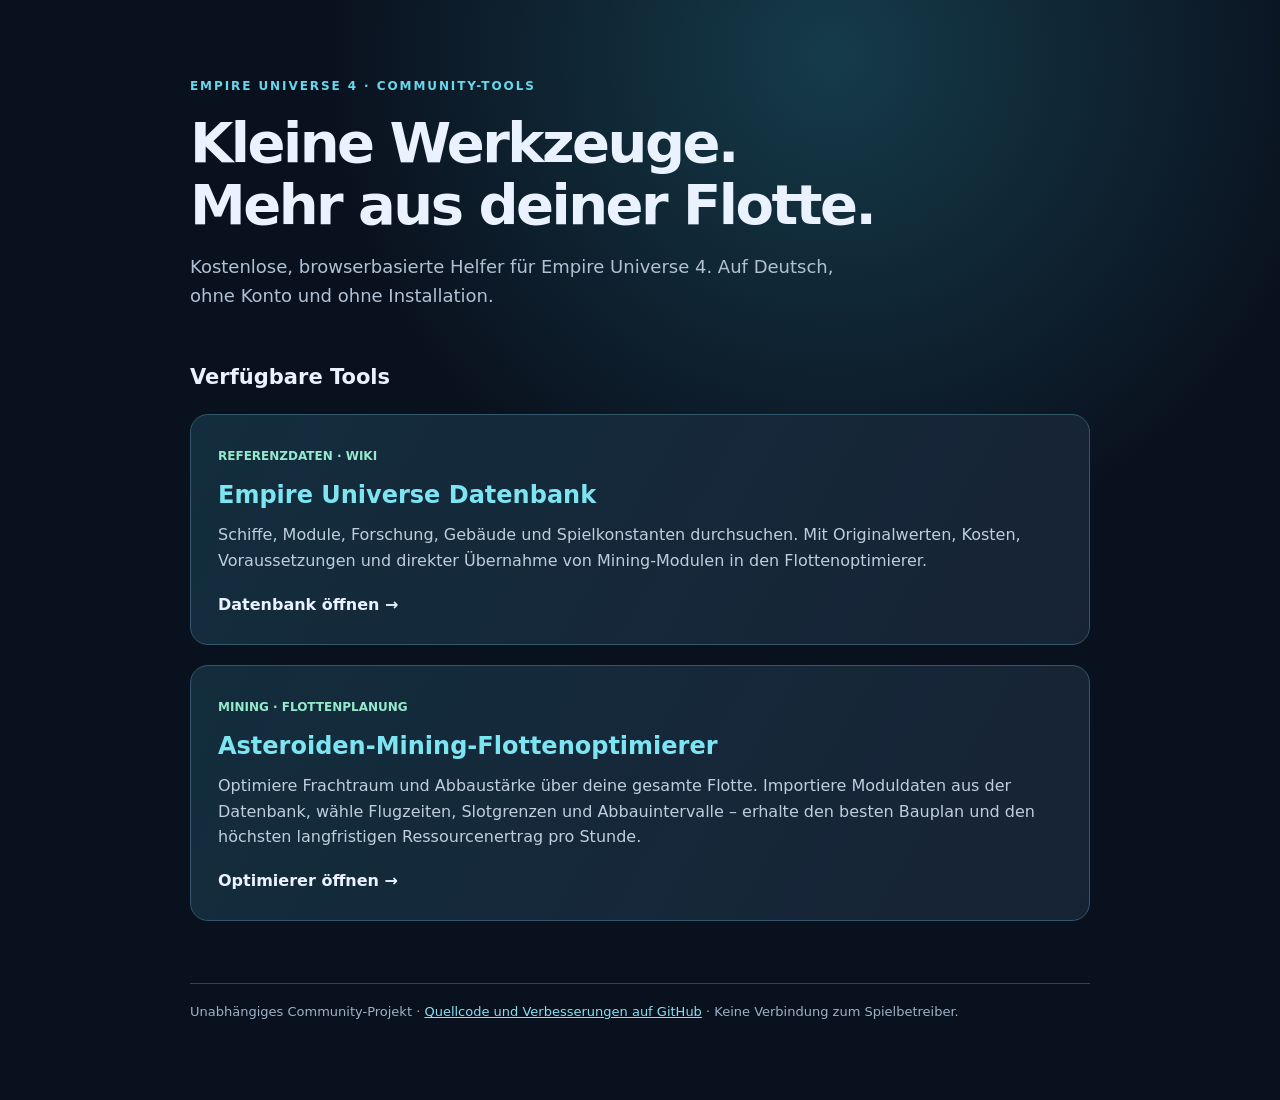
<file: index.html>
<!doctype html>
<html lang="de">
<head>
  <meta charset="utf-8">
  <meta name="viewport" content="width=device-width, initial-scale=1">
  <meta name="color-scheme" content="dark">
  <meta name="description" content="Kostenlose Helfer für Empire Universe 4: Optimiere Mining-Flotten, Module und Ressourcen pro Stunde.">
  <meta property="og:type" content="website">
  <meta property="og:locale" content="de_DE">
  <meta property="og:title" content="Empire Universe Tools">
  <meta property="og:description" content="Kostenlose Community-Helfer für Empire Universe 4. Asteroiden-Mining-Flottenoptimierer und durchsuchbare Spieldatenbank.">
  <meta property="og:url" content="https://kejith.github.io/empire-universe-tools/">
  <link rel="canonical" href="https://kejith.github.io/empire-universe-tools/">
  <title>Empire Universe Tools – Kostenlose Community-Helfer</title>
  <style>
    :root{color-scheme:dark}
    *{box-sizing:border-box}
    body{margin:0;min-height:100vh;background:radial-gradient(circle at 65% 5%,#153b4a 0,transparent 38%),#0a111e;color:#eaf2ff;font:16px/1.6 system-ui,-apple-system,Segoe UI,sans-serif}
    main{max-width:940px;margin:0 auto;padding:clamp(30px,6vw,80px) 20px}
    .eyebrow{font-size:12px;letter-spacing:.16em;color:#66d8eb;font-weight:800}
    h1{font-size:clamp(35px,6vw,56px);line-height:1.1;letter-spacing:-.045em;margin:16px 0}
    .lead{max-width:670px;color:#b0c1d5;font-size:18px}
    h2{font-size:21px;margin-top:50px}
    .card{display:block;text-decoration:none;color:inherit;border:1px solid #33576b;border-radius:18px;padding:27px;margin-top:20px;background:linear-gradient(120deg,#132d3d,#172335);transition:border-color .2s,transform .2s}
    .card:hover{border-color:#60d5e5;transform:translateY(-2px)}
    .card h3{font-size:24px;margin:8px 0;color:#7de5f2}
    .card p{margin:0 0 18px;color:#bfcede}
    .tag{font-size:12px;color:#95eacb;font-weight:750}
    .open{font-weight:700}
    footer{margin-top:62px;padding-top:18px;border-top:1px solid #2d4255;font-size:13px;color:#9eb1c7}
    a{color:#86e1f1}a:focus-visible{outline:2px solid #86e1f1;outline-offset:5px}
    @media(prefers-reduced-motion:reduce){.card{transition:none}}
  </style>
</head>
<body>
  <main>
    <div class="eyebrow">EMPIRE UNIVERSE 4 · COMMUNITY-TOOLS</div>
    <h1>Kleine Werkzeuge.<br>Mehr aus deiner Flotte.</h1>
    <p class="lead">Kostenlose, browserbasierte Helfer für Empire Universe 4. Auf Deutsch, ohne Konto und ohne Installation.</p>
    <h2>Verfügbare Tools</h2>
    <a class="card" href="./datenbank/"><span class="tag">REFERENZDATEN · WIKI</span><h3>Empire Universe Datenbank</h3><p>Schiffe, Module, Forschung, Gebäude und Spielkonstanten durchsuchen. Mit Originalwerten, Kosten, Voraussetzungen und direkter Übernahme von Mining-Modulen in den Flottenoptimierer.</p><span class="open">Datenbank öffnen →</span></a>
    <a class="card" href="./asteroiden-mining-flottenoptimierer/">
      <span class="tag">MINING · FLOTTENPLANUNG</span>
      <h3>Asteroiden-Mining-Flottenoptimierer</h3>
      <p>Optimiere Frachtraum und Abbaustärke über deine gesamte Flotte. Importiere Moduldaten aus der Datenbank, wähle Flugzeiten, Slotgrenzen und Abbauintervalle – erhalte den besten Bauplan und den höchsten langfristigen Ressourcenertrag pro Stunde.</p>
      <span class="open">Optimierer öffnen →</span>
    </a>
    <footer>Unabhängiges Community-Projekt · <a href="https://github.com/kejith/empire-universe-tools">Quellcode und Verbesserungen auf GitHub</a> · Keine Verbindung zum Spielbetreiber.</footer>
  </main>
</body>
</html>
</file>
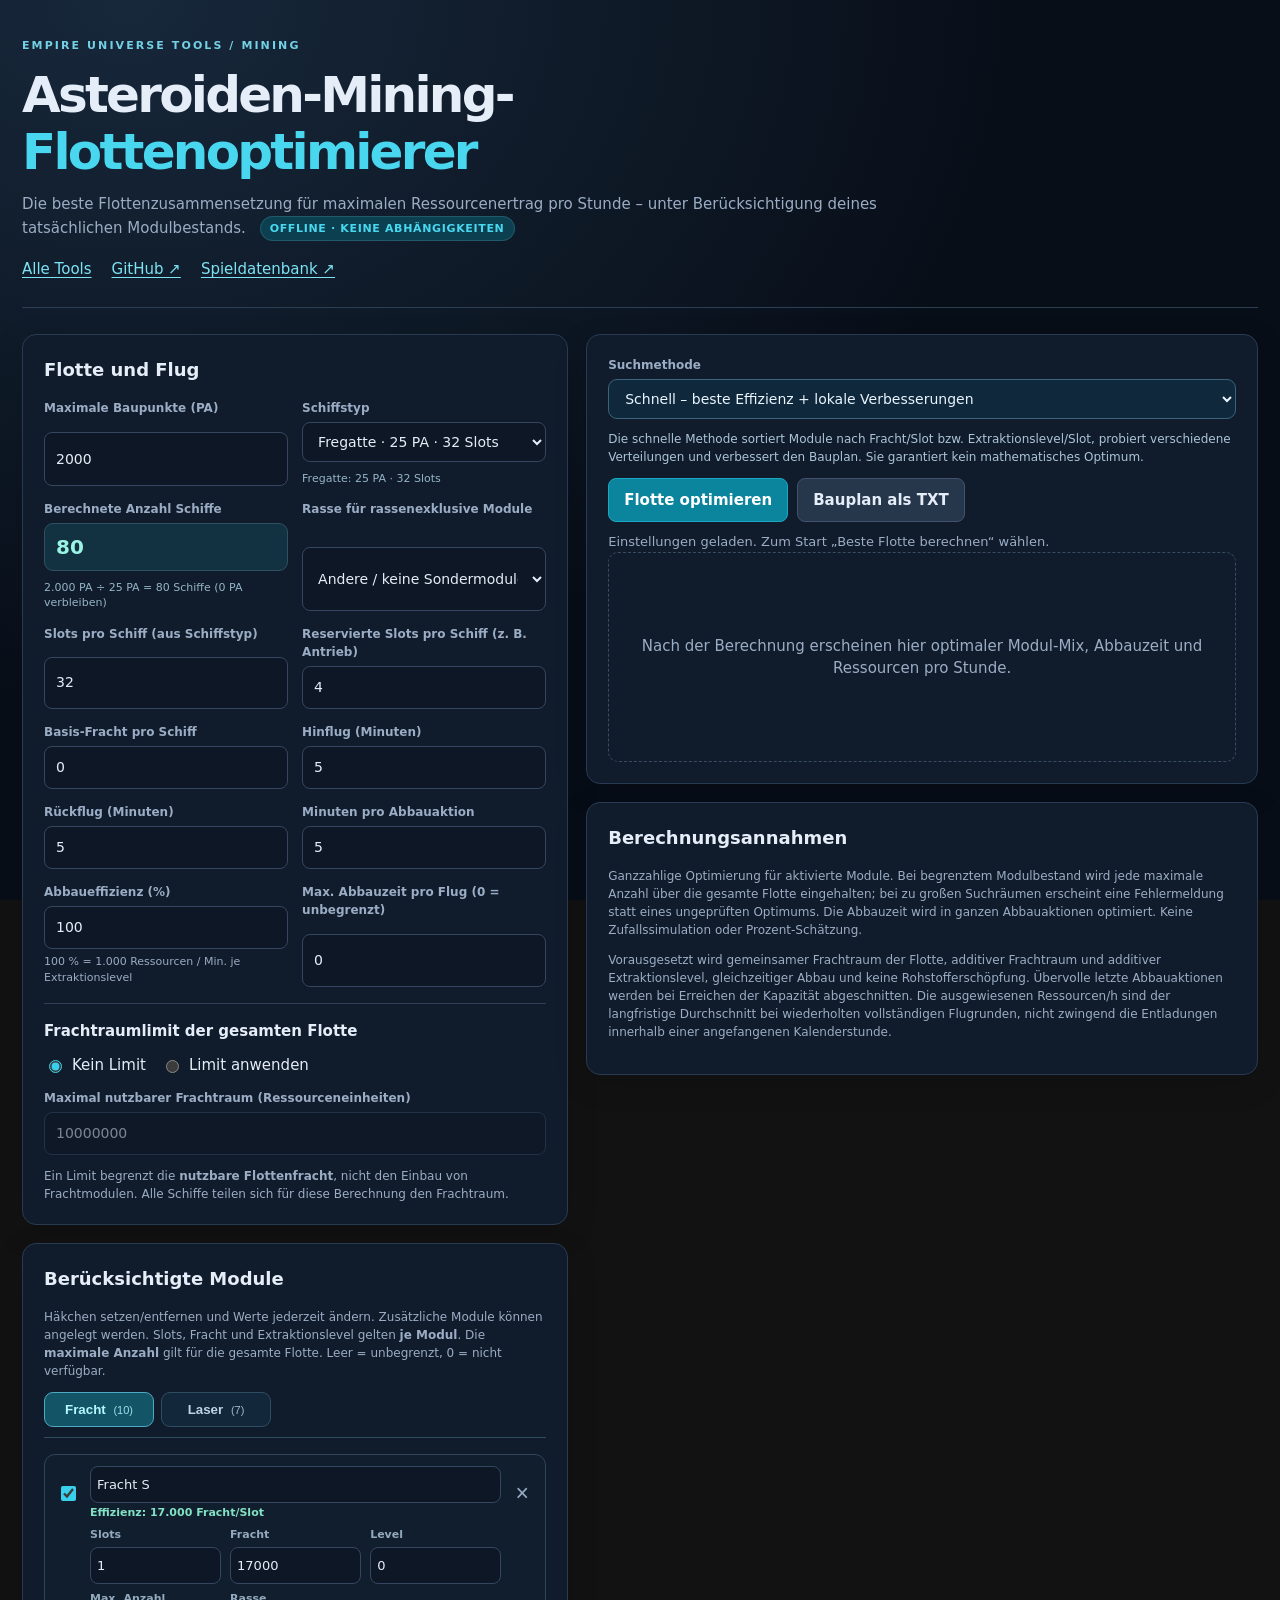
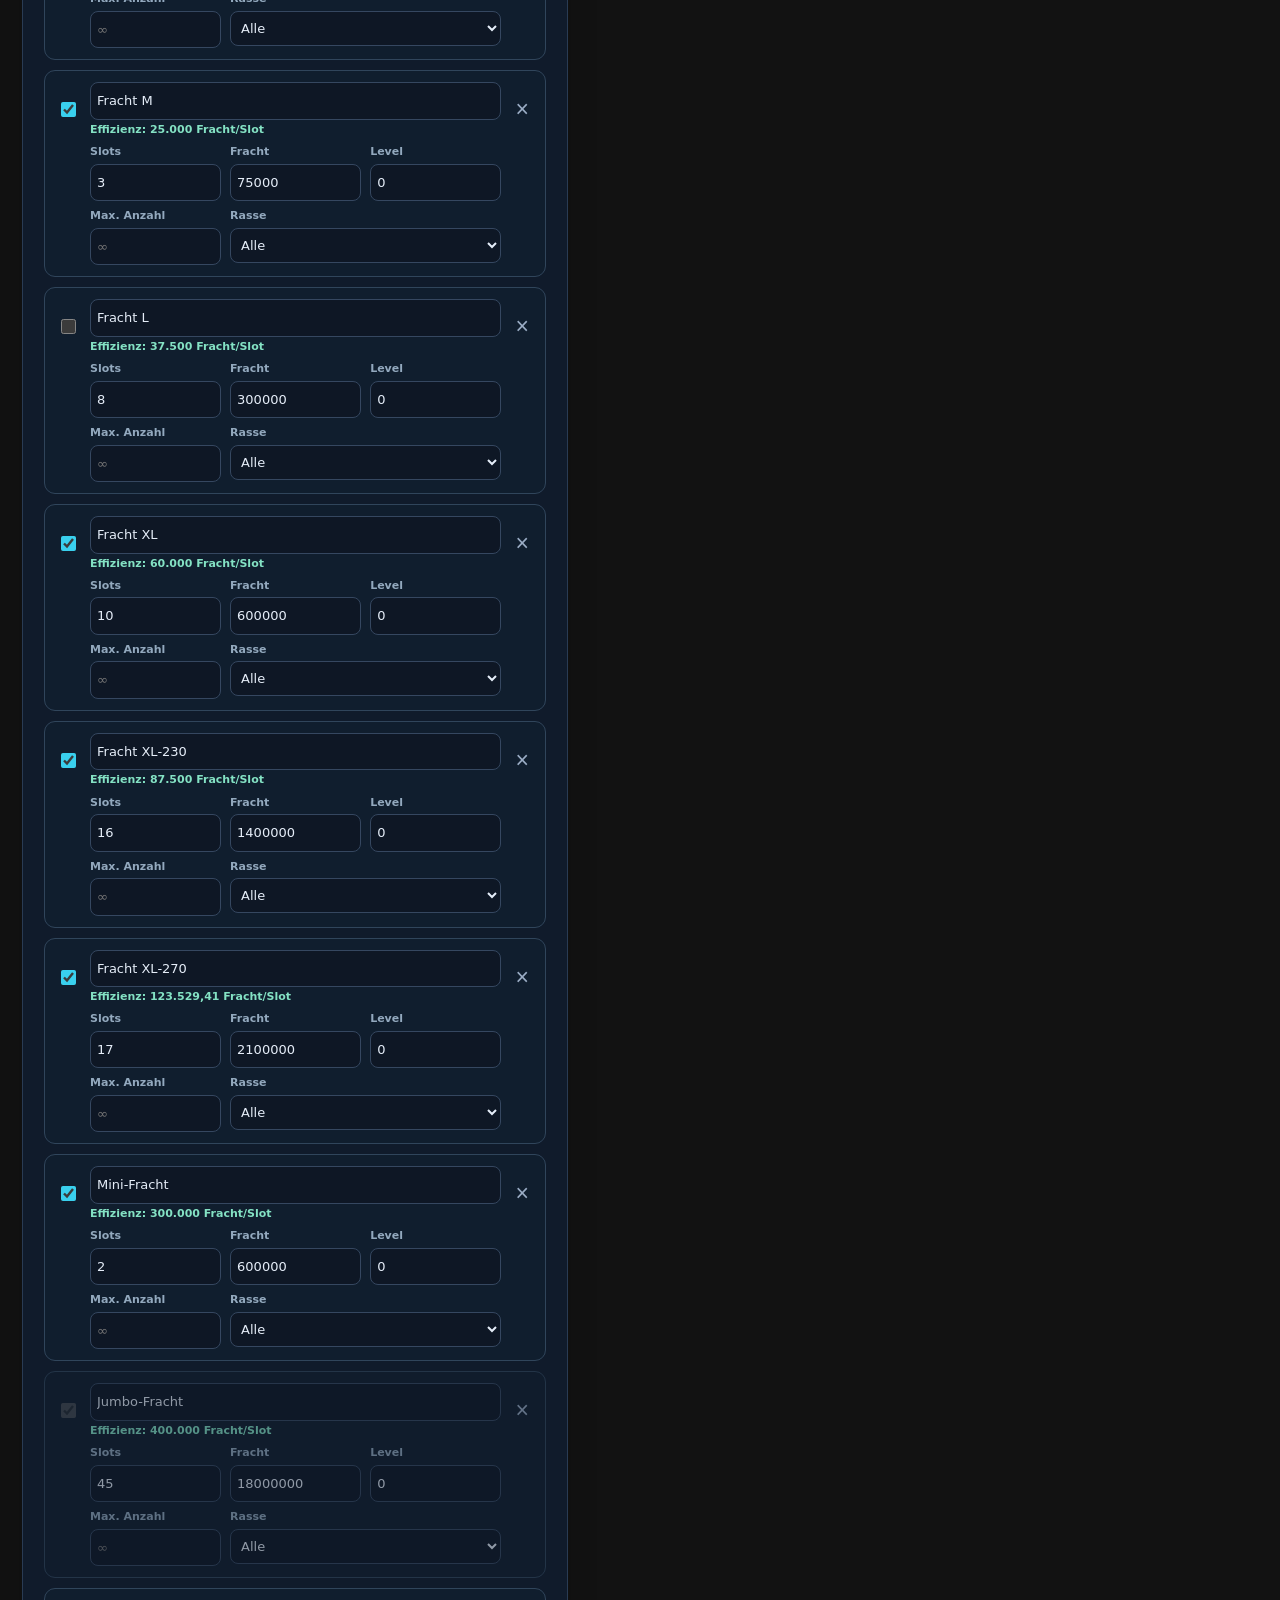
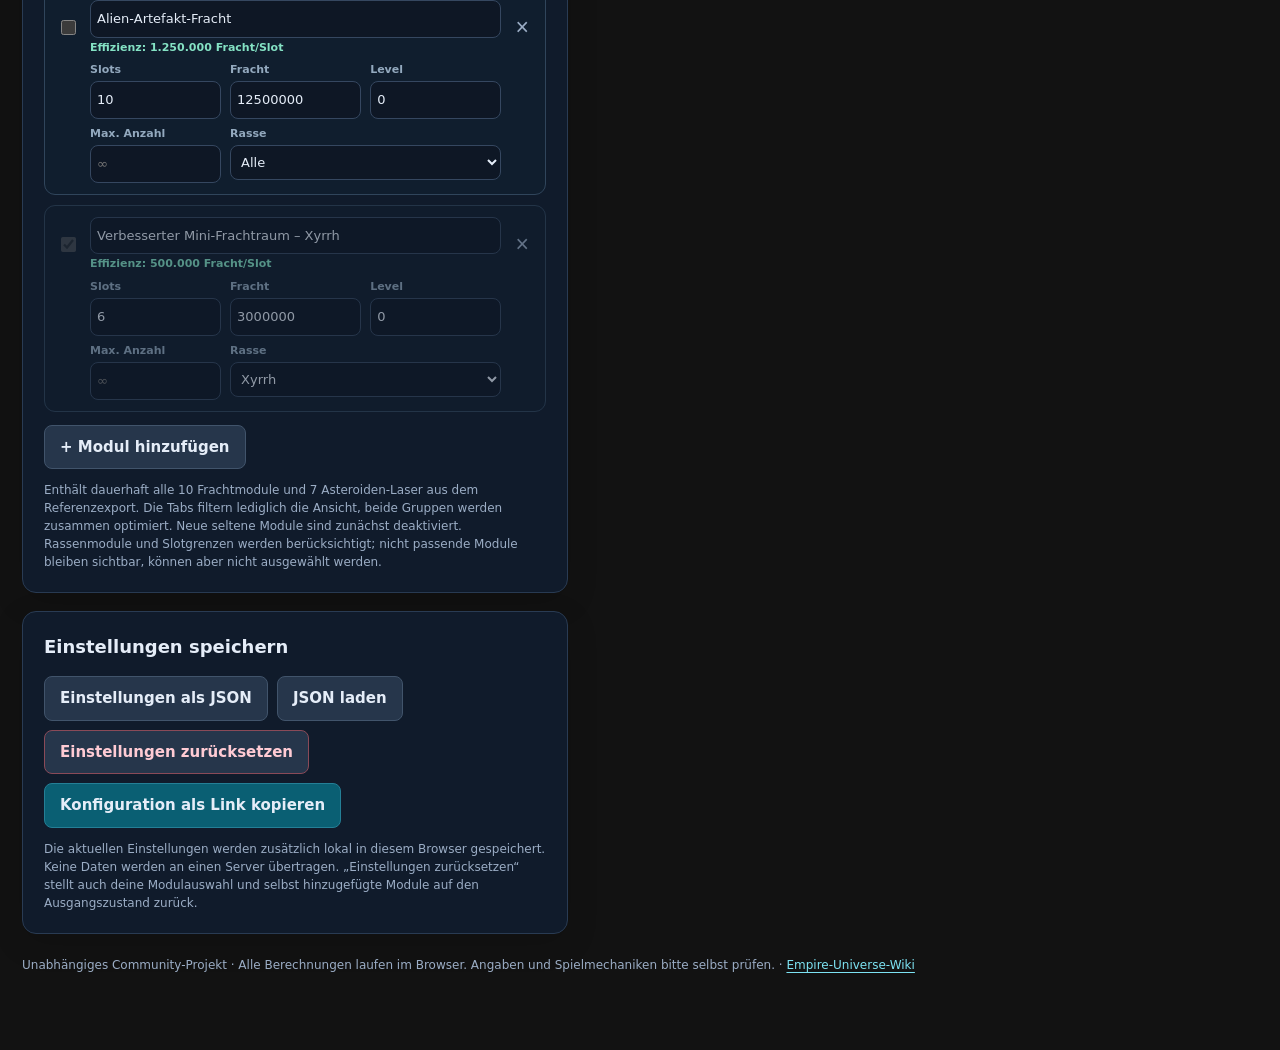
<file: asteroiden-mining-flottenoptimierer/index.html>
<!doctype html>
<html lang="de">
<head>
  <meta charset="utf-8">
  <meta name="viewport" content="width=device-width,initial-scale=1">
  <meta name="color-scheme" content="dark">
  <title>Asteroiden-Mining-Flottenoptimierer | Empire Universe Tools</title>
  <meta name="description" content="Berechne die beste Asteroiden-Mining-Flotte für Empire Universe 4 mit Frachtmodulen, Abbau-Effizienz und maximalen Modulstückzahlen. Kostenlos und auf Deutsch.">
  <meta property="og:type" content="website"><meta property="og:locale" content="de_DE">
  <meta property="og:title" content="Asteroiden-Mining-Flottenoptimierer">
  <meta property="og:description" content="Optimiere Asteroidenabbau, Fracht und Flugzeiten mit begrenztem Modulbestand und teile deine Konfiguration.">
  <link rel="canonical" href="https://kejith.github.io/empire-universe-tools/asteroiden-mining-flottenoptimierer/">
  <style>
    :root{--bg:#0b101b;--panel:#141c2b;--panel2:#1b2637;--line:#2a394d;--text:#e5edf8;--muted:#9badc5;--cyan:#39d0ee;--green:#56ddb0;--danger:#ff8b95;--radius:14px}
    *{box-sizing:border-box}body{margin:0;background:radial-gradient(ellipse at 10% 0%,#17283b 0%,var(--bg) 55%) fixed;color:var(--text);font:15px/1.5 system-ui,-apple-system,Segoe UI,Roboto,sans-serif}
    .wrap{max-width:1220px;margin:0 auto;padding:28px 22px 64px}header{margin-bottom:24px}h1{margin:0;font-size:clamp(25px,4vw,36px);line-height:1.15;letter-spacing:-.5px}h1 span{color:var(--cyan)}header p{margin:10px 0 0;color:var(--muted)}h2{font-size:18px;margin:0 0 16px}h3{font-size:15px;margin:0 0 12px}
    .pill{font-size:11px;font-weight:750;letter-spacing:.06em;color:var(--cyan);background:#0c4050;border:1px solid #215b6b;padding:5px 9px;border-radius:99px;vertical-align:middle;margin-left:9px}
    .columns{display:grid;grid-template-columns:minmax(330px,1fr) minmax(450px,1.23fr);gap:18px;align-items:start}.stack{display:grid;gap:18px}
    .panel{background:var(--panel);border:1px solid var(--line);border-radius:var(--radius);padding:21px;box-shadow:0 8px 25px #0002;min-width:0}
    .grid{display:grid;grid-template-columns:repeat(2,minmax(0,1fr));gap:14px}.field{display:grid;gap:5px;min-width:0}.field label{color:var(--muted);font-size:12px;font-weight:650}.field small{font-size:11px;color:var(--muted)}
    input[type=number],input[type=text],select{width:100%;min-width:0;background:#0e1725;color:var(--text);border:1px solid #354760;border-radius:8px;padding:10px 11px;font:inherit;font-size:14px;outline:none}
    input:focus,select:focus,button:focus-visible{outline:2px solid var(--cyan);outline-offset:2px}input[type=checkbox],input[type=radio]{accent-color:#39d0ee}
    input:disabled{opacity:.5}.radio-row{display:flex;flex-wrap:wrap;gap:15px;align-items:center;margin:2px 0 12px}.radio-row label{cursor:pointer;display:flex;gap:7px;align-items:center}
    .actions{display:flex;gap:9px;flex-wrap:wrap}.btn{background:#26364b;color:var(--text);border:1px solid #41546b;border-radius:8px;padding:10px 15px;cursor:pointer;font:inherit;font-weight:650}.btn:hover{background:#324761}.primary{background:#0b849e;border-color:#1ca8c5;color:#fff}.primary:hover{background:#0c9ebb}.danger{color:var(--danger)}
    .module-table,.summary-table{width:100%;border-collapse:collapse}.module-table th,.summary-table th{font-size:11px;color:var(--muted);text-align:left;font-weight:700;border-bottom:1px solid var(--line);padding:0 6px 10px}.module-table td,.summary-table td{padding:8px 5px;border-bottom:1px solid #263347;vertical-align:middle}.module-table td:first-child,.module-table th:first-child{padding-left:0}.module-table td:last-child{text-align:right}
    .module-table input[type=number]{padding:8px 5px;width:100%;min-width:58px;font-size:12px}.module-table input[type=text]{padding:8px 6px;font-size:12px;min-width:104px}.module-table th:nth-child(1){width:24px}.module-table th:nth-child(2){width:33%}.module-table th:nth-child(3){width:13%}.module-table th:nth-child(4){width:23%}.module-table th:nth-child(5){width:12%}.module-table th:nth-child(6){width:120px}.module-table th:nth-child(7){width:30px}
    .scroller{overflow-x:auto}.module-table{min-width:710px}.module-table select{padding:8px 6px;font-size:12px;width:100%;min-width:90px}.module-incompatible{opacity:.55}.icon-btn{background:none;border:0;color:var(--muted);cursor:pointer;font-size:19px;padding:2px 5px}.icon-btn:hover{color:var(--danger)}
    .help{font-size:12px;color:var(--muted);margin:12px 0 0}.status{font-size:13px;color:var(--muted);min-height:20px;margin-top:10px}.status.error{color:var(--danger)}
    .metrics{display:grid;grid-template-columns:repeat(2,minmax(0,1fr));gap:11px}.metric{background:var(--panel2);padding:15px;border:1px solid #344359;border-radius:11px}.metric .label{font-size:12px;color:var(--muted);margin-bottom:5px}.metric .value{font-size:clamp(19px,2.4vw,26px);font-weight:750;font-variant-numeric:tabular-nums;line-height:1.2}.metric.feature .value{color:var(--green)}
    .empty{min-height:210px;display:grid;place-items:center;text-align:center;color:var(--muted);padding:20px;border:1px dashed #3a4c61;border-radius:10px}.hidden{display:none!important}
    .composition{display:grid;gap:12px}.ship{background:#111b29;border:1px solid #304259;border-radius:11px;padding:14px}.ship-head{display:flex;align-items:center;justify-content:space-between;gap:15px;margin-bottom:7px}.ship-head strong{font-size:15px}.ship-details{font-size:12px;color:var(--muted)}.tagline{display:flex;flex-wrap:wrap;gap:6px;margin-top:10px}.tag{border-radius:6px;border:1px solid #365166;background:#172b3a;padding:3px 7px;font-size:12px}
    .summary-table{font-size:13px}.summary-table td:last-child,.summary-table th:last-child{text-align:right;font-variant-numeric:tabular-nums}.summary-table td:nth-child(2),.summary-table th:nth-child(2){text-align:right}.em{color:var(--cyan);font-weight:750}.divider{border:0;border-top:1px solid var(--line);margin:16px 0}.smallprint{color:var(--muted);font-size:12px}.totals{display:flex;flex-wrap:wrap;gap:10px}.total{padding:6px 9px;background:#1b293b;border-radius:7px;font-size:12px}
    .progress{height:14px;display:flex;overflow:hidden;gap:2px;border-radius:5px;background:#17202d;margin:12px 0}.progress > span:nth-child(1),.progress > span:nth-child(3){background:#65778d}.progress > span:nth-child(2){background:#0ca486}
    .footer{margin-top:22px;color:var(--muted);font-size:12px}.hint{color:var(--muted);font-size:12px}
    @media(max-width:950px){.columns{grid-template-columns:1fr}}@media(max-width:520px){.wrap{padding:16px 12px 40px}.panel{padding:15px}.grid{gap:9px}.metrics{gap:8px}.metric{padding:11px}.pill{display:inline-block;margin:8px 0 0}.ship-head{align-items:start}}
  
/* Verbessertes UI */
:root{--bg:#080e18;--panel:#101b2b;--panel2:#172438;--line:#304059;--cyan:#49d7f0;--green:#67e0ba}
.wrap{max-width:1320px;padding-top:38px}
header{border-bottom:1px solid #2c3e54;padding-bottom:26px;margin-bottom:26px}
.produktkennung{font-size:11px;font-weight:800;color:#74d0e5;letter-spacing:.19em;margin-bottom:12px}
header h1{max-width:900px;font-size:clamp(30px,4.4vw,50px);letter-spacing:-.055em}
header p{max-width:860px;line-height:1.65;font-size:15px}
.navigation{display:flex;gap:20px;flex-wrap:wrap;margin-top:17px}
a{color:#7de3f3;text-decoration-thickness:1px;text-underline-offset:3px}
.panel{box-shadow:0 9px 32px #0002;border-color:#293b53}
.metric.feature{background:linear-gradient(145deg,#14392e,#162838);border-color:#2e7967}
.metric.feature .value{font-size:clamp(23px,2.8vw,31px)}
.composition .ship{border-left:3px solid #40aeca}
.share{background:#0a5f73;border-color:#247f96}
  .btn-reset{border-color:#8a4a58;color:#ffcbd4}
  .btn-reset:hover{background:#46212b;border-color:#da7287}
#shareStatus:empty{display:none}
#calculationProgress{display:block;width:100%;height:9px;margin:8px 0 14px;accent-color:#4ed5db}
#calculationProgress[hidden]{display:none}
#totalModules{display:flex;gap:6px;flex-wrap:wrap}
.erklaerung{margin-top:18px;padding:18px;background:#0d2330;border:1px solid #28586a;border-radius:10px}
.erklaerung h2{margin-bottom:12px}
.warum-inhalt{display:grid;grid-template-columns:repeat(auto-fit,minmax(195px,1fr));gap:13px}
.begruendung{background:#142c3c;border:1px solid #2d4e60;border-radius:9px;padding:13px}
.begruendung strong{display:block;color:#a6effa;margin-bottom:5px;font-size:13px}
.begruendung p{margin:0;font-size:12px;color:#c6d7e4;line-height:1.6}
.vergleichsbalken{width:100px;height:9px;border-radius:5px;background:#213245;overflow:hidden}
.vergleichsbalken span{height:100%;display:block;background:linear-gradient(90deg,#0f90a8,#61dfba);border-radius:5px}
#alternatives td:last-child,#alternatives th:last-child{text-align:left}
[hidden]{display:none!important}
/* Modulfelder als Karten statt horizontal scrollender Tabelle. */
.scroller:has(.module-table){overflow:visible}
.module-table{display:block;min-width:0!important;width:100%;border:0}
.module-table thead{display:none}
.module-table tbody{display:grid;gap:10px}
.module-table tr{display:grid;grid-template-columns:25px repeat(3,minmax(0,1fr)) 24px;column-gap:9px;row-gap:7px;border:1px solid #30455b;border-radius:11px;padding:11px;background:#101e2e;min-width:0}
.module-table td{display:flex;flex-direction:column;gap:3px;min-width:0;width:auto;padding:0!important;border:0!important;text-align:left!important}
.module-table td::before{content:attr(data-label);display:block;color:#93a9be;font-size:11px;font-weight:650;min-height:16px}
.module-table td:first-child{grid-column:1;grid-row:1;justify-content:center;align-items:center}
.module-table td:first-child::before,.module-table td:nth-child(2)::before,.module-table td:last-child::before{display:none}
.module-table td:nth-child(2){grid-column:2/5;grid-row:1;justify-content:center}
.module-table td:nth-child(3){grid-column:2;grid-row:2}
.module-table td:nth-child(4){grid-column:3;grid-row:2}
.module-table td:nth-child(5){grid-column:4;grid-row:2}
.module-table td:nth-child(6){grid-column:2;grid-row:3}
.module-table td:nth-child(7){grid-column:3/5;grid-row:3}
.module-table td:nth-child(8){grid-column:5;grid-row:1;justify-content:center}
.module-table input[type=number],.module-table input[type=text],.module-table select{min-width:0!important;width:100%;max-width:100%;font-size:13px;padding:8px 6px}
.module-table input[type=checkbox]{width:15px;height:15px;margin:0}
.module-table .icon-btn{padding:0;font-size:23px;line-height:1;min-width:24px}
.module-table .module-incompatible{opacity:.6}
@media(max-width:490px){.module-table tr{column-gap:6px;padding:9px}.module-table input[type=number],.module-table input[type=text],.module-table select{font-size:12px;padding:8px 4px}}

  
/* PA-basierte Flottengröße und zweigeteilte Modulauswahl */
.searchmode-field{margin:0 0 12px}.searchmode-field select{max-width:100%;width:100%;background:#10283b;color:#e9f5ff;border:1px solid #3b637b;border-radius:9px;padding:10px 12px}
.searchmode-field small{display:block;margin-top:6px;color:#abc5d8;font-size:12px;line-height:1.5}
.module-efficiency{display:block;font-size:11px;color:#84e2c4;margin-top:3px;font-weight:650;line-height:1.3}
.module-table td:nth-child(2){gap:0}

#ships{display:flex;align-items:center;justify-content:flex-start;min-height:41px;padding:8px 11px;border:1px solid #2e5062;border-radius:9px;background:#123241;color:#9af4e3;font-size:20px;font-weight:800;font-variant-numeric:tabular-nums}
#shipId{max-width:100%}
#shipInfo,#paInfo{display:block;line-height:1.4;margin-top:4px;color:#94b5c8;font-size:11px}
.module-tabs{display:flex;gap:7px;flex-wrap:wrap;margin:12px 0 16px;border-bottom:1px solid #2f4b61;padding-bottom:10px}
.module-tab{min-width:110px;padding:9px 16px;background:#12273a;border:1px solid #304e61;color:#bed4e4;border-radius:9px;cursor:pointer;font-weight:700;transition:background .15s,border-color .15s}
.module-tab.active{background:#145467;color:#b5f8ff;border-color:#4caac2}
.module-tab:hover{border-color:#69cbda}
.module-tab span{font-weight:500;font-size:11px;opacity:.85;margin-left:4px}
.module-tab:focus-visible{outline:2px solid #7be5f3;outline-offset:3px}
@media(max-width:480px){.module-tab{flex:1 1 125px}}
</style>
</head>
<body>
  <main class="wrap">
    <header>
      <h1>Empire Universe 4 <span>Flottenoptimierer</span></h1>
      <p>Maximaler langfristiger Ressourcen-Ertrag pro Stunde, mit diskreten Abbauzyklen und tatsächlich montierbaren Modulen. <span class="pill">OFFLINE · KEINE ABHÄNGIGKEITEN</span></p>
    </header>

    <div class="columns">
      <div class="stack">
        <section class="panel">
          <h2>Flotte und Flug</h2>
          <div class="grid">
            <div class="field"><label for="maxPa">Maximale Baupunkte (PA)</label><input id="maxPa" type="number" min="0" step="1" value="2000"></div>
            <div class="field"><label for="shipId">Schiffstyp</label><select id="shipId"></select><small id="shipInfo">Fregatte: 25 PA · 32 Slots</small></div>
            <div class="field"><label for="ships">Berechnete Anzahl Schiffe</label><output id="ships" aria-live="polite">80</output><small id="paInfo">2.000 PA ÷ 25 PA = 80 Schiffe (0 PA verbleiben)</small></div>
            <div class="field"><label for="race">Rasse für rassenexklusive Module</label><select id="race"><option value="other">Andere / keine Sondermodule</option><option value="nemoryx">Nemoryx</option><option value="xyrrh">Xyrrh</option></select></div>
            <div class="field"><label for="slots">Slots pro Schiff (aus Schiffstyp)</label><input id="slots" type="number" min="1" max="500" value="32" readonly></div>
            <div class="field"><label for="reserved">Reservierte Slots pro Schiff (z. B. Antrieb)</label><input id="reserved" type="number" min="0" step="1" value="4"></div>
            <div class="field"><label for="baseCargo">Basis-Fracht pro Schiff</label><input id="baseCargo" type="number" min="0" step="1" value="0"></div>
            <div class="field"><label for="outbound">Hinflug (Minuten)</label><input id="outbound" type="number" min="0" step="0.1" value="5"></div>
            <div class="field"><label for="inbound">Rückflug (Minuten)</label><input id="inbound" type="number" min="0" step="0.1" value="5"></div>
            
            <div class="field"><label for="interval">Minuten pro Abbauaktion</label><input id="interval" type="number" min="0.1" step="0.1" value="5"></div>
            <div class="field"><label for="efficiency">Abbaueffizienz (%)</label><input id="efficiency" type="number" min="0.01" max="1000" step="0.1" value="100"><small>100 % = 1.000 Ressourcen / Min. je Extraktionslevel</small></div>
            <div class="field"><label for="maxMining">Max. Abbauzeit pro Flug (0 = unbegrenzt)</label><input id="maxMining" type="number" min="0" step="any" value="0"></div>
          </div>
          <hr class="divider">
          <h3>Frachtraumlimit der gesamten Flotte</h3>
          <div class="radio-row">
            <label><input type="radio" name="limitMode" value="none" checked> Kein Limit</label>
            <label><input type="radio" name="limitMode" value="limit"> Limit anwenden</label>
          </div>
          <div class="field"><label for="cargoLimit">Maximal nutzbarer Frachtraum (Ressourceneinheiten)</label><input id="cargoLimit" type="number" min="1" step="1" value="10000000" disabled></div>
          <p class="help">Ein Limit begrenzt die <strong>nutzbare Flottenfracht</strong>, nicht den Einbau von Frachtmodulen. Alle Schiffe teilen sich für diese Berechnung den Frachtraum.</p>
        </section>

        <section class="panel">
          <h2>Berücksichtigte Module</h2>
          <p class="smallprint">Häkchen setzen/entfernen und Werte jederzeit ändern. Zusätzliche Module können angelegt werden. Slots, Fracht und Extraktionslevel gelten <strong>je Modul</strong>. Die <strong>maximale Anzahl</strong> gilt für die gesamte Flotte. Leer = unbegrenzt, 0 = nicht verfügbar.</p>
          <div class="module-tabs" role="tablist" aria-label="Modulgruppen">
            <button class="module-tab active" type="button" id="tabCargo" role="tab" aria-selected="true" aria-controls="moduleRows">Fracht <span id="countCargo"></span></button>
            <button class="module-tab" type="button" id="tabLaser" role="tab" aria-selected="false" aria-controls="moduleRows">Laser <span id="countLaser"></span></button>
          </div>
          <div class="scroller"><table class="module-table">
            <thead><tr><th title="Berücksichtigen">An</th><th>Name</th><th>Slots</th><th>Fracht</th><th>Level</th><th>Max. Anzahl</th><th>Rasse</th><th></th></tr></thead>
            <tbody id="moduleRows"></tbody>
          </table></div>
          <div class="actions" style="margin-top:13px">
            <button class="btn" type="button" id="addModule">+ Modul hinzufügen</button>
          </div>
          <p class="help">Enthält dauerhaft alle 10 Frachtmodule und 7 Asteroiden-Laser aus dem Referenzexport. Die Tabs filtern lediglich die Ansicht, beide Gruppen werden zusammen optimiert. Neue seltene Module sind zunächst deaktiviert. Rassenmodule und Slotgrenzen werden berücksichtigt; nicht passende Module bleiben sichtbar, können aber nicht ausgewählt werden.</p>
        </section>
        <section class="panel">
          <h2>Einstellungen speichern</h2>
          <div class="actions">
            <button class="btn" id="exportSettings" type="button">Einstellungen als JSON</button>
            <button class="btn" id="importSettings" type="button">JSON laden</button>
            <button class="btn btn-reset" type="button" id="reset" title="Alle Einstellungen und Module auf die Standardwerte zurücksetzen">Einstellungen zurücksetzen</button>
            <input type="file" id="importFile" accept="application/json,.json" class="hidden">
          </div>
          <p class="help">Die aktuellen Einstellungen werden zusätzlich lokal in diesem Browser gespeichert. Keine Daten werden an einen Server übertragen. „Einstellungen zurücksetzen“ stellt auch deine Modulauswahl und selbst hinzugefügte Module auf den Ausgangszustand zurück.</p>
        </section>
      </div>

      <div class="stack">
        <section class="panel">
          <div class="field searchmode-field"><label for="searchMode">Suchmethode</label>
            <select id="searchMode">
              <option value="fast">Schnell – beste Effizienz + lokale Verbesserungen</option>
              <option value="exact">Exakt – vollständige Suche (deutlich langsamer)</option>
            </select>
            <small>Die schnelle Methode sortiert Module nach Fracht/Slot bzw. Extraktionslevel/Slot, probiert verschiedene Verteilungen und verbessert den Bauplan. Sie garantiert kein mathematisches Optimum.</small>
          </div>
          <div class="actions"><button class="btn primary" id="calculate" type="button">Flotte optimieren</button><button class="btn" id="cancelCalculation" type="button" hidden>Berechnung abbrechen</button><button class="btn" id="downloadPlan" type="button" disabled>Bauplan als TXT</button></div>
          <div id="status" class="status" role="status" aria-live="polite">Bereit zur Berechnung.</div><progress id="calculationProgress" max="100" value="0" aria-label="Fortschritt der Flottenoptimierung" hidden></progress>
          <div id="empty" class="empty">Nach der Berechnung erscheinen hier optimaler Modul-Mix, Abbauzeit und Ressourcen pro Stunde.</div>
          <div id="results" class="hidden">
            <div class="metrics">
              <div class="metric feature"><div class="label">Ressourcen pro Stunde (langfristig)</div><div class="value" id="hourRate">–</div></div>
              <div class="metric"><div class="label">Optimale Abbauzeit</div><div class="value" id="miningTime">–</div></div>
              <div class="metric"><div class="label">Extraktionsstärke gesamt</div><div class="value" id="miningLevel">–</div></div>
              <div class="metric"><div class="label">Frachtkapazität installiert</div><div class="value" id="cargoTotal">–</div></div>
              <div class="metric"><div class="label">Ressourcen pro Flugrunde</div><div class="value" id="perCycle">–</div></div>
              <div class="metric"><div class="label">Gesamtdauer einer Flugrunde</div><div class="value" id="cycleTime">–</div></div>
            </div>
            <div class="progress" title="Hinflug / Abbau / Rückflug"><span id="barOut"></span><span id="barMining"></span><span id="barReturn"></span></div>
            <div class="smallprint" id="cycleDescription"></div>
            <hr class="divider">
            <h2>Optimale Flottenzusammensetzung</h2>
            <div id="composition" class="composition"></div>
            <hr class="divider">
            <h2>Gesamter Modulbedarf</h2>
            <div id="totalModules"></div>
            <hr class="divider">
            <h2>Vergleich alternativer Abbauzeiten</h2>
            <div class="scroller"><table class="summary-table"><thead><tr><th>Abbauzeit</th><th>Stärke</th><th>Ressourcen / h</th></tr></thead><tbody id="alternatives"></tbody></table></div>
            <p class="help">Jede Zeile wird mit einer eigenen, dafür optimalen Flottenzusammensetzung berechnet.</p>
          </div>
        </section>
        <section class="panel">
          <h2>Berechnungsannahmen</h2>
          <p class="smallprint">Ganzzahlige Optimierung für aktivierte Module. Bei begrenztem Modulbestand wird jede maximale Anzahl über die gesamte Flotte eingehalten; bei zu großen Suchräumen erscheint eine Fehlermeldung statt eines ungeprüften Optimums. Die Abbauzeit wird in ganzen Abbauaktionen optimiert. Keine Zufallssimulation oder Prozent-Schätzung.</p>
          <p class="smallprint">Vorausgesetzt wird gemeinsamer Frachtraum der Flotte, additiver Frachtraum und additiver Extraktionslevel, gleichzeitiger Abbau und keine Rohstofferschöpfung. Übervolle letzte Abbauaktionen werden bei Erreichen der Kapazität abgeschnitten. Die ausgewiesenen Ressourcen/h sind der langfristige Durchschnitt bei wiederholten vollständigen Flugrunden, nicht zwingend die Entladungen innerhalb einer angefangenen Kalenderstunde.</p>
        </section>
      </div>
    </div>
    <p class="footer">Läuft als einzelne HTML-Datei ohne CDN oder externe Bibliotheken. Modulnamen und -werte sind manuell änderbar, damit spätere Spielupdates berücksichtigt werden können.</p>
  </main>
<script>
'use strict';

// Versionierter, permanenter Auszug aus dem offiziellen Referenzexport (25.10.2026).
// Nur echte Frachtmodule und Asteroiden-Extraktionslaser; keine Truppen-/Stationsmodule.
const shipCatalog = [{"id":"sonde","name":"Sonde","slots":4,"pa":4},{"id":"explorateur","name":"Explorateur","slots":6,"pa":4},{"id":"navette","name":"Navette","slots":10,"pa":10},{"id":"chasseur","name":"Chasseur","slots":15,"pa":15},{"id":"corvette","name":"Corvette","slots":25,"pa":20},{"id":"fregate","name":"Fregatte","slots":32,"pa":25},{"id":"destroyer","name":"Destroyer","slots":40,"pa":30},{"id":"croiseur","name":"Croiseur","slots":65,"pa":40},{"id":"intercepteur","name":"Intercepteur","slots":55,"pa":35},{"id":"aurora_wing","name":"Aile Aurora","slots":95,"pa":50},{"id":"croiseur_intergalactique","name":"Croiseur Intergalactique","slots":55,"pa":60},{"id":"croiseur_combat","name":"Croiseur de Combat","slots":70,"pa":50},{"id":"warrior","name":"Guerrier","slots":120,"pa":80},{"id":"transporteur","name":"Transporteur","slots":140,"pa":80},{"id":"centaure","name":"Centaure","slots":170,"pa":100},{"id":"minotaure","name":"Minotaure","slots":190,"pa":120},{"id":"titan","name":"Titan","slots":220,"pa":140},{"id":"kraken","name":"Kraken","slots":260,"pa":155},{"id":"behemoth","name":"Béhémoth","slots":400,"pa":210},{"id":"hades","name":"Hadès","slots":420,"pa":250},{"id":"transporteurIntergalactique","name":"Transporteur Intergalactique","slots":240,"pa":100}];
const moduleAliases = {"cargo-s":"cargos","cargo-m":"cargom","cargo-xl":"cargoXL","cargo-xl230":"cargoXL230","cargo-xl270":"cargoXL270","cargo-mini":"cargoMini","cargo-jumbo":"cargoJumbo","cargo-xyrrh":"cargoMiniXyrrh","laser-i":"laserExtractionAsteroid","laser-ii":"laserExtractionAsteroid2","laser-mini":"laserExtractionMini","laser-jumbo":"laserExtractionJumbo","laser-nemoryx":"laserExtractionMiniNemoryx"};
const defaults = {"ships":80,"maxPa":2000,"shipId":"fregate","slots":32,"reserved":4,"baseCargo":0,"outbound":5,"inbound":5,"interval":5,"efficiency":100,"maxMining":0,"limitMode":"none","cargoLimit":10000000,"race":"other","schemaVersion":3,"modules":[{"id":"cargos","name":"Fracht S","slots":1,"cargo":17000,"extraction":0,"enabled":true,"race":"all","maxCount":null},{"id":"cargom","name":"Fracht M","slots":3,"cargo":75000,"extraction":0,"enabled":true,"race":"all","maxCount":null},{"id":"cargoL","name":"Fracht L","slots":8,"cargo":300000,"extraction":0,"enabled":false,"race":"all","maxCount":null},{"id":"cargoXL","name":"Fracht XL","slots":10,"cargo":600000,"extraction":0,"enabled":true,"race":"all","maxCount":null},{"id":"cargoXL230","name":"Fracht XL-230","slots":16,"cargo":1400000,"extraction":0,"enabled":true,"race":"all","maxCount":null},{"id":"cargoXL270","name":"Fracht XL-270","slots":17,"cargo":2100000,"extraction":0,"enabled":true,"race":"all","maxCount":null},{"id":"cargoMini","name":"Mini-Fracht","slots":2,"cargo":600000,"extraction":0,"enabled":true,"race":"all","maxCount":null},{"id":"cargoJumbo","name":"Jumbo-Fracht","slots":45,"cargo":18000000,"extraction":0,"enabled":true,"race":"all","maxCount":null},{"id":"cargoAlienArtefact","name":"Alien-Artefakt-Fracht","slots":10,"cargo":12500000,"extraction":0,"enabled":false,"race":"all","maxCount":null},{"id":"cargoMiniXyrrh","name":"Verbesserter Mini-Frachtraum – Xyrrh","slots":6,"cargo":3000000,"extraction":0,"enabled":true,"race":"xyrrh","maxCount":null},{"id":"laserExtractionAsteroid","name":"Asteroiden-Laser I","slots":5,"cargo":0,"extraction":1,"enabled":true,"race":"all","maxCount":null},{"id":"laserExtractionAsteroid2","name":"Asteroiden-Laser II","slots":8,"cargo":0,"extraction":3,"enabled":true,"race":"all","maxCount":null},{"id":"laserExtractionAsteroid3","name":"Asteroiden-Laser III","slots":12,"cargo":0,"extraction":6,"enabled":false,"race":"all","maxCount":null},{"id":"laserExtractionMini","name":"Mini-Asteroiden-Laser","slots":4,"cargo":0,"extraction":3,"enabled":true,"race":"all","maxCount":null},{"id":"laserExtractionJumbo","name":"Jumbo-Asteroiden-Laser","slots":40,"cargo":0,"extraction":40,"enabled":true,"race":"all","maxCount":null},{"id":"moduleLaserExtractSystemAlienArtefact","name":"Alien-Artefakt-Extraktionslaser","slots":10,"cargo":0,"extraction":15,"enabled":false,"race":"all","maxCount":null},{"id":"laserExtractionMiniNemoryx","name":"Verbesserter Mini-Asteroidenextraktor – Nemoryx","slots":8,"cargo":0,"extraction":14,"enabled":true,"race":"nemoryx","maxCount":null}]};
const permanentModuleIds=new Set(defaults.modules.map(m=>m.id));
let activeModuleTab='cargo';
const $ = id => document.getElementById(id);
const format = new Intl.NumberFormat('de-DE',{maximumFractionDigits:2});
const integers = new Intl.NumberFormat('de-DE',{maximumFractionDigits:0});
const clone = data => JSON.parse(JSON.stringify(data));
const number = (value,label,{min=0,integer=false,max=Number.MAX_SAFE_INTEGER}={}) => {
  const n=Number(value);
  if(value === '' || !Number.isFinite(n) || n < min || n > max || (integer && !Number.isSafeInteger(n)))
    throw new Error(`${label}: ungültiger Wert${integer?' (ganze Zahl erforderlich)':''}.`);
  return n;
};
let modules=clone(defaults.modules).map(m=>({...m,maxCount:null}));
let currentPlan=null;
let currentWorker=null;
let requestId=0;
for(const item of shipCatalog){
  const option=document.createElement('option');
  option.value=item.id;
  option.textContent=item.name+' · '+item.pa+' PA · '+item.slots+' Slots';
  $('shipId').append(option);
}
function switchModuleTab(tab){
  activeModuleTab=tab;
  for(const [kind,id] of [['cargo','tabCargo'],['laser','tabLaser']]){
    const button=$(id);
    button.classList.toggle('active',kind===tab);
    button.setAttribute('aria-selected',String(kind===tab));
  }
  renderModules();
}
$('tabCargo').addEventListener('click',()=>switchModuleTab('cargo'));
$('tabLaser').addEventListener('click',()=>switchModuleTab('laser'));
$('maxPa').addEventListener('input',()=>{updateFleetSize();dirty();});
$('shipId').addEventListener('change',()=>{updateFleetSize();renderModules();dirty();});

function renderModules(){
  const body=$('moduleRows'); body.replaceChildren();
  const race=$('race').value;
  const freeSlots=Math.max(0,Number($('slots').value)-Number($('reserved').value));
  $('countCargo').textContent='('+modules.filter(m=>Number(m.extraction)<=0).length+')';
  $('countLaser').textContent='('+modules.filter(m=>Number(m.extraction)>0).length+')';
  for(const module of modules){
    if((Number(module.extraction)>0?'laser':'cargo')!==activeModuleTab)continue;
    const tr=document.createElement('tr');
    const isRaceAllowed=module.race==='all'||module.race===race;
    const fits=Number(module.slots)<=freeSlots;
    if(!isRaceAllowed||!fits){tr.classList.add('module-incompatible');tr.title=!isRaceAllowed?'Nicht für die ausgewählte Rasse verfügbar.':'Zu viele Slots für dieses Schiff.';}
    const efficiencyNote=document.createElement('small');
    efficiencyNote.className='module-efficiency';
    const updateEfficiency=()=>{
      const slots=Number(module.slots);
      const isMining=Number(module.extraction)>0;
      const yieldPerSlot=isMining?Number(module.extraction):Number(module.cargo);
      const label=isMining?'Extraktionslevel/Slot':'Fracht/Slot';
      efficiencyNote.textContent='Effizienz: '+(slots>0&&Number.isFinite(yieldPerSlot)?format.format(yieldPerSlot/slots):'–')+' '+label;
    };
    updateEfficiency();
    const checkboxCell=document.createElement('td');
    const checkbox=document.createElement('input');checkbox.type='checkbox';checkbox.checked=module.enabled;checkbox.disabled=!isRaceAllowed||!fits;checkbox.title=tr.title||'Modul berücksichtigen';
    checkbox.addEventListener('change',()=>{module.enabled=checkbox.checked;dirty();});checkboxCell.append(checkbox);tr.append(checkboxCell);
    for(const [key,type,min] of [['name','text',null],['slots','number',1],['cargo','number',0],['extraction','number',0],['maxCount','number',0]]){
      const td=document.createElement('td');const input=document.createElement('input');input.type=type;input.value=module[key]??'';
      if(key==='maxCount')input.placeholder='∞';
      input.setAttribute('aria-label',`${key} für ${module.name}`);
      if(type==='number'){input.min=min;input.step='1'}
      input.addEventListener('input',()=>{
        module[key]=key==='maxCount'?(input.value===''?null:input.value):input.value;
        if(['slots','cargo','extraction'].includes(key))updateEfficiency();
        dirty();
      });
      if(key==='slots'||key==='extraction')input.addEventListener('change',renderModules);
      td.dataset.label={name:'Name',slots:'Slots',cargo:'Fracht',extraction:'Level',maxCount:'Max. Anzahl'}[key];td.append(input);if(key==='name')td.append(efficiencyNote);tr.append(td);
    }
    const raceCell=document.createElement('td'),raceSelect=document.createElement('select');
    for(const [value,label] of [['all','Alle'],['nemoryx','Nemoryx'],['xyrrh','Xyrrh']]){
      const opt=document.createElement('option');opt.value=value;opt.textContent=label;raceSelect.append(opt);
    }
    raceSelect.value=module.race||'all';
    raceSelect.setAttribute('aria-label',`Rassenbeschränkung für ${module.name}`);
    raceSelect.addEventListener('change',()=>{module.race=raceSelect.value;renderModules();dirty();});
    raceCell.dataset.label='Rasse';raceCell.append(raceSelect);tr.append(raceCell);
    const deleteCell=document.createElement('td'),deleteButton=document.createElement('button');
    deleteButton.type='button';deleteButton.className='icon-btn';deleteButton.textContent='×';deleteButton.title=`${module.name} entfernen`;
    deleteButton.addEventListener('click',()=>{modules=modules.filter(m=>m!==module);renderModules();dirty();});
    if(permanentModuleIds.has(module.id)){
      deleteButton.disabled=true;
      deleteButton.title='Datenbankmodul kann deaktiviert, aber nicht entfernt werden';
    }
    deleteCell.append(deleteButton);tr.append(deleteCell);body.append(tr);
  }
}
function inputs(){
  const read=id=>$(id).value;
  const race=read('race');
  const maxPa=number(read('maxPa'),'Maximale PA',{min:0,integer:true});
  const ship=shipCatalog.find(item=>item.id===read('shipId'));
  if(!ship)throw new Error('Bitte einen gültigen Schiffstyp auswählen.');
  const ships=Math.floor(maxPa/ship.pa);
  if(ships<1)throw new Error('Die PA reichen für kein Schiff dieses Typs. Mindestens '+ship.pa+' PA erforderlich.');
  if(ships>300)throw new Error('Das Budget ergibt '+ships+' Schiffe. Die exakte Suche unterstützt derzeit höchstens 300 Schiffe. Bitte PA reduzieren oder einen größeren Schiffstyp auswählen.');
  const result={
    ships,shipId:ship.id,shipPa:ship.pa,maxPa,race,
    searchMode:read('searchMode')==='exact'?'exact':'fast',
    slots:number(read('slots'),'Slots pro Schiff',{min:1,max:500,integer:true}),
    reserved:number(read('reserved'),'Reservierte Slots',{integer:true}),
    baseCargo:number(read('baseCargo'),'Basis-Fracht',{integer:true}),
    outbound:number(read('outbound'),'Hinflug'),inbound:number(read('inbound'),'Rückflug'),
    interval:number(read('interval'),'Abbauintervall',{min:0.001}),
    efficiency:number(read('efficiency'),'Abbaueffizienz',{min:0.01,max:1000}),
    maxMining:number(read('maxMining'),'Maximale Abbauzeit'),
    limitMode:document.querySelector('input[name=limitMode]:checked').value,
    cargoLimit:number(read('cargoLimit'),'Frachtlimit',{min:1,integer:true}),
    modules:modules.filter(m=>m.enabled && ((m.race||'all')==='all'||m.race===race)).map((m,i)=>({id:m.id,name:String(m.name).trim(),slots:number(m.slots,`Slots von Modul ${i+1}`,{min:1,integer:true}),cargo:number(m.cargo,`Fracht von Modul ${i+1}`,{integer:true}),extraction:number(m.extraction,`Extraktionslevel von Modul ${i+1}`,{integer:true}),maxCount:m.maxCount==null||m.maxCount===''?null:number(m.maxCount,`Maximale Anzahl von Modul ${i+1}`,{integer:true})}))
  };
  result.resourceRate=1000*result.efficiency/100;
  result.unload=0;
  result.modules=result.modules.filter(m=>m.maxCount!==0);
  if(result.reserved >= result.slots)throw new Error('Die reservierten Slots müssen kleiner als die Slots pro Schiff sein.');
  if(result.modules.some(m=>!m.name || (m.cargo===0 && m.extraction===0)))throw new Error('Aktive Module benötigen einen Namen und mindestens einen Effekt (Fracht oder Extraktion).');
  if(!result.modules.some(m=>m.extraction>0))throw new Error('Bitte mindestens ein Extraktionsmodul aktivieren.');
  if(!result.modules.some(m=>m.cargo>0) && result.baseCargo===0)throw new Error('Es gibt keinen nutzbaren Frachtraum.');
  if(result.maxMining>0 && result.maxMining<result.interval)throw new Error('Die maximale Abbauzeit muss mindestens eine Abbauaktion erlauben.');
  return result;
}
function getRawSettings(){
  const ids=['maxPa','shipId','ships','slots','reserved','baseCargo','outbound','inbound','interval','efficiency','maxMining','cargoLimit'];
  const data=Object.fromEntries(ids.map(id=>[id,$(id).value]));
  data.searchMode=$('searchMode').value;
  data.limitMode=document.querySelector('input[name=limitMode]:checked').value;
  data.race=$('race').value;
  data.schemaVersion=3;
  data.modules=clone(modules);return data;
}
function updateFleetSize(){
  const ship=shipCatalog.find(item=>item.id===$('shipId').value);
  const budget=Number($('maxPa').value);
  const count=ship&&Number.isSafeInteger(budget)&&budget>=0 ? Math.floor(budget/ship.pa) : 0;
  $('ships').value=String(count);
  if(ship){
    $('slots').value=ship.slots;
    $('shipInfo').textContent=ship.name+': '+integers.format(ship.pa)+' PA · '+integers.format(ship.slots)+' Slots';
    $('paInfo').textContent=Number.isFinite(count)?integers.format(budget)+' PA ÷ '+integers.format(ship.pa)+' PA = '+integers.format(count)+' Schiffe ('+integers.format(Math.max(0,budget-count*ship.pa))+' PA verbleiben)':'Ungültiges PA-Budget';
  }
  return count;
}
function setSettings(data){
  const src={...defaults,...data};
  if(data.efficiency==null && data.resourceRate!=null)src.efficiency=Number(data.resourceRate)/10;
  const inferred=shipCatalog.find(s=>s.slots===Number(src.slots))||shipCatalog.find(s=>s.id==='fregate');
  const shipId=shipCatalog.some(s=>s.id===data.shipId)?data.shipId:inferred.id;
  const ship=shipCatalog.find(s=>s.id===shipId);
  // Bestehende v1/v2-Einstellungen hatten nur eine Schiffszahl. Das Budget
  // wird so migriert, dass die bisherige Anzahl erhalten bleibt.
  const budget=data.maxPa!=null ? data.maxPa : data.ships!=null?Number(data.ships)*ship.pa : defaults.maxPa;
  $('shipId').value=shipId;
  $('maxPa').value=budget;
  for(const id of ['reserved','baseCargo','outbound','inbound','interval','efficiency','maxMining','cargoLimit'])$(id).value=src[id];
  updateFleetSize();
  $('race').value=['nemoryx','xyrrh'].includes(src.race)?src.race:'other';
  $('searchMode').value=src.searchMode==='exact'?'exact':'fast';
  const mode=src.limitMode==='limit'?'limit':'none';
  document.querySelector(`input[name=limitMode][value="${mode}"]`).checked=true;
  $('cargoLimit').disabled=mode!=='limit';
  if(!Array.isArray(src.modules)||src.modules.length>100)throw new Error('Die Modulliste in der Datei ist ungültig.');
  const original=Number(data.schemaVersion)<2?
    [...src.modules,...defaults.modules.filter(m=>!src.modules.some(x=>x.id===m.id))]:src.modules;
  const taken=new Set();
  const saved=[];
  for(const [i,m] of original.entries()){
    const id=moduleAliases[m.id]||String(m.id||`custom-${i}`);
    if(taken.has(id))continue;
    taken.add(id);
    saved.push({...m,id,name:String(m.name??''),slots:m.slots??1,cargo:m.cargo??0,extraction:m.extraction??0,enabled:Boolean(m.enabled),race:['nemoryx','xyrrh'].includes(m.race)?m.race:'all',maxCount:m.maxCount??null});
  }
  const existing=new Map(saved.map(m=>[m.id,m]));
  // Katalogmodule bleiben auch nach dem Einlesen alter Konfigurationen verfügbar.
  modules=defaults.modules.map(base=>existing.get(base.id)||clone(base));
  for(const item of saved)if(!permanentModuleIds.has(item.id))modules.push(item);
  renderModules();dirty();
}
function dirty(){
  cancelWork();
  currentPlan=null;$('downloadPlan').disabled=true;$('results').classList.add('hidden');$('empty').classList.remove('hidden');
  $('status').textContent='Einstellungen geändert. „Beste Flotte berechnen“ auswählen.';
  $('status').classList.remove('error');
  try{localStorage.setItem('eu4-fleet-optimizer-settings',JSON.stringify(getRawSettings()));}catch(_){}
}

// Builds every single-ship loadout that could maximize cargo for an exact integer
// extraction level. Unbounded knapsack by used slot count; immutable parent
// pointers allow exact reconstruction of installed modules.
function buildShipFrontier(data){
  const free=data.slots-data.reserved;
  const mods=data.modules.filter(m=>m.slots<=free);
  if(!mods.some(m=>m.extraction>0))throw new Error('Kein aktives Extraktionsmodul passt in die freien Slots.');
  const bySlots=Array.from({length:free+1},()=>new Map());
  bySlots[0].set(0,{cargo:0,level:0,used:0,prev:null,moduleIndex:-1});
  for(let used=0;used<=free;used++){
    for(const [level,node] of bySlots[used]){
      for(let i=0;i<mods.length;i++){
        const m=mods[i],nextSlots=used+m.slots;
        if(nextSlots>free)continue;
        const nextLevel=level+m.extraction,nextCargo=node.cargo+m.cargo;
        const existing=bySlots[nextSlots].get(nextLevel);
        if(!existing || nextCargo>existing.cargo){
          bySlots[nextSlots].set(nextLevel,{cargo:nextCargo,level:nextLevel,used:nextSlots,prev:node,moduleIndex:data.modules.indexOf(m)});
        }
      }
    }
  }
  const best=new Map();
  for(const slotMap of bySlots)for(const [level,node] of slotMap){
    if(!best.has(level)||node.cargo>best.get(level).cargo)best.set(level,node);
  }
  // A stronger loadout with at least as much cargo always dominates a weaker one.
  let biggest=-1;const frontier=[];
  for(const [level,node] of [...best.entries()].sort((a,b)=>b[0]-a[0])){
    if(node.cargo>biggest){frontier.push({level,cargo:node.cargo,node});biggest=node.cargo;}
  }
  if(frontier.length===0)throw new Error('Keine passende Modulkombination gefunden.');
  const largestLevel=Math.max(...frontier.map(x=>x.level));
  if(data.ships*(data.ships*largestLevel+1)>2500000)
    throw new Error('Diese Eingabe ist für die lokale Optimierung zu groß. Reduziere die Schiffszahl oder die Extraktionslevel pro Modul.');
  return frontier;
}

// Exact fleet DP. For each possible TOTAL extraction level, preserve maximum
// achievable TOTAL cargo. This suffices because throughput is monotone in both.
function buildFleetFrontier(data,shipOptions){
  const maxLevel=Math.max(...shipOptions.map(x=>x.level));
  let previous=new Float64Array(1); previous[0]=0;
  const parent=[null];
  for(let n=1;n<=data.ships;n++){
    const next=new Float64Array(n*maxLevel+1).fill(-1);
    const chosen=new Int32Array(next.length).fill(-1);
    for(let level=0;level<previous.length;level++){
      if(previous[level]<0)continue;
      const cargo=previous[level];
      for(let optionIdx=0;optionIdx<shipOptions.length;optionIdx++){
        const opt=shipOptions[optionIdx];const newLevel=level+opt.level;
        const newCargo=cargo+opt.cargo;
        if(newCargo>next[newLevel]){next[newLevel]=newCargo;chosen[newLevel]=optionIdx;}
      }
    }
    parent.push(chosen);previous=next;
  }
  return {cargoByLevel:previous,parent,shipOptions};
}
function resultForTime(level,rawCargo,minutes,data){
  const installedCargo=rawCargo+data.ships*data.baseCargo;
  const usableCargo=data.limitMode==='limit'?Math.min(installedCargo,data.cargoLimit):installedCargo;
  const mined=level*data.resourceRate*minutes;
  const perTrip=Math.min(usableCargo,mined);
  const travel=data.outbound+data.inbound;
  return {rate:perTrip*60/(travel+minutes),level,installedCargo,usableCargo,perTrip,minutes,cycle:travel+minutes};
}
function bestAtTime(fleet,data,minutes){
  let best=null;
  for(let level=1;level<fleet.cargoByLevel.length;level++){
    if(fleet.cargoByLevel[level]<0)continue;
    const result=resultForTime(level,fleet.cargoByLevel[level],minutes,data);
    if(!best || result.rate>best.rate)best=result;
  }
  return best;
}
function solve(data){
  const shipOptions=buildShipFrontier(data);
  const fleet=buildFleetFrontier(data,shipOptions);
  const maxSteps=data.maxMining>0?Math.floor((data.maxMining+1e-9)/data.interval):Infinity;
  let best=null;
  for(let level=1;level<fleet.cargoByLevel.length;level++){
    const cargo=fleet.cargoByLevel[level];
    if(cargo<0)continue;
    const capacity=data.limitMode==='limit'?Math.min(cargo+data.ships*data.baseCargo,data.cargoLimit):cargo+data.ships*data.baseCargo;
    if(capacity<=0)continue;
    // At fixed strength/cargo, throughput rises until full and falls afterwards.
    // So only the discrete ticks immediately below and above the fill point matter.
    const approximate=capacity/(level*data.resourceRate*data.interval);
    const low=Math.max(1,Math.min(maxSteps,Math.floor(approximate)));
    const high=Math.max(1,Math.min(maxSteps,Math.ceil(approximate)));
    for(const steps of new Set([low,high])){
      if(steps>maxSteps)continue;
      const value=resultForTime(level,cargo,steps*data.interval,data);
      if(!best||value.rate>best.rate+1e-9 || (Math.abs(value.rate-best.rate)<1e-9 && value.cycle<best.cycle))best=value;
    }
  }
  if(!best||best.rate<=0)throw new Error('Keine Konfiguration kann mit den aktuellen Modulen Ressourcen transportieren.');
  // Trace back fleet layouts from the exact optimal extraction level.
  const byOption=new Map();let level=best.level;
  for(let n=data.ships;n>0;n--){
    const idx=fleet.parent[n][level];
    if(idx<0)throw new Error('Interner Rekonstruktionsfehler.');
    byOption.set(idx,(byOption.get(idx)||0)+1);
    level-=fleet.shipOptions[idx].level;
  }
  const compositions=[...byOption].map(([idx,count])=>{
    const opt=fleet.shipOptions[idx],counts=new Map();let node=opt.node;
    while(node.prev){counts.set(node.moduleIndex,(counts.get(node.moduleIndex)||0)+1);node=node.prev;}
    return {count,level:opt.level,cargo:opt.cargo,used:opt.node.used,modules:[...counts].sort((a,b)=>a[0]-b[0]).map(([moduleIdx,quantity])=>({name:data.modules[moduleIdx].name,quantity}))};
  }).sort((a,b)=>b.level-a.level || b.cargo-a.cargo);
  return {...best,compositions,fleet,data};
}

function el(tag,txt,cls){const e=document.createElement(tag);if(txt!==undefined)e.textContent=txt;if(cls)e.className=cls;return e;}
function renderResult(plan){
  const {data}=plan;
  const shipName=shipCatalog.find(entry=>entry.id===data.shipId)?.name||'Schiff';
  const set=(id,text)=>$(id).textContent=text;
  set('hourRate',integers.format(plan.rate));
  set('miningTime',`${format.format(plan.minutes)} Min.`);
  set('miningLevel',integers.format(plan.level));
  set('cargoTotal',integers.format(plan.installedCargo));
  set('perCycle',integers.format(plan.perTrip));
  set('cycleTime',`${format.format(plan.cycle)} Min.`);
  const total=plan.cycle;
  $('barOut').style.flex=data.outbound/total;
  $('barMining').style.flex=plan.minutes/total;
  $('barReturn').style.flex=data.inbound/total;
  set('cycleDescription',`${format.format(data.outbound)} Min. Hinflug + ${format.format(plan.minutes)} Min. Abbau (${integers.format(Math.round(plan.minutes/data.interval))} Aktionen) + ${format.format(data.inbound)} Min. Rückflug. ${plan.installedCargo!==plan.usableCargo?'Nutzbarer Frachtraum durch Limit: '+integers.format(plan.usableCargo)+'. ':''}Abbauleistung: ${integers.format(plan.level*data.resourceRate)} Ressourcen/Minute.`);
  const composition=$('composition');composition.replaceChildren();
  const totalModules=new Map();
  for(const item of plan.compositions){
    const ship=el('div',undefined,'ship');
    const head=el('div',undefined,'ship-head');head.append(el('strong',`${item.count} × ${shipName}`),el('span',`Stärke ${integers.format(item.level)}`,'em'));ship.append(head);
    ship.append(el('div',`${integers.format(item.cargo+data.baseCargo)} Fracht / Schiff · ${item.used+data.reserved} von ${data.slots} Slots belegt (${data.reserved} reserviert)`,'ship-details'));
    const tags=el('div',undefined,'tagline');
    for(const module of item.modules){tags.append(el('span',`${module.quantity}× ${module.name}`,'tag'));totalModules.set(module.name,(totalModules.get(module.name)||0)+module.quantity*item.count);}
    tags.append(el('span',`${data.reserved} Antriebs-/Reserveslots`,'tag'));
    ship.append(tags);composition.append(ship);
  }
  const totals=$('totalModules');totals.replaceChildren();
  for(const [name,quantity] of [...totalModules].sort((a,b)=>a[0].localeCompare(b[0],'de'))){totals.append(el('span',`${integers.format(quantity)} × ${name}`,'total'));}
  const tbody=$('alternatives');tbody.replaceChildren();
  const center=Math.round(plan.minutes/data.interval);
  for(const alt of plan.alternatives||[]){
    const tr=el('tr');
    if(alt.tick===center)tr.className='em';
    tr.append(el('td',`${format.format(alt.minutes)} Min.`),el('td',integers.format(alt.level)),el('td',integers.format(alt.rate)));
    tbody.append(tr);
  }
  $('empty').classList.add('hidden');$('results').classList.remove('hidden');
  $('downloadPlan').disabled=false;
}
function download(filename,text,contentType){
  const blob=new Blob([text],{type:contentType});
  const url=URL.createObjectURL(blob),link=document.createElement('a');
  link.href=url;link.download=filename;document.body.append(link);link.click();link.remove();
  setTimeout(()=>URL.revokeObjectURL(url),1500);
}
function exportPlan(plan){
  const data=plan.data;
  const shipName=shipCatalog.find(entry=>entry.id===data.shipId)?.name||'Schiff';
  const lines=[
    plan.method==='heuristic'?'Empire Universe 4 – Effizienzbasierter Flottenbauplan (Näherung)':'Empire Universe 4 – Optimaler Flottenbauplan (exakt)',
    `PA: ${integers.format(data.maxPa)} · Schiff: ${data.shipId} (${integers.format(data.shipPa)} PA pro Schiff)`,
    `Abbaueffizienz: ${format.format(data.efficiency??100)} % (Basis 1.000 Ressourcen/Min./Level)`,
    '===========================================',
    `Schiffe: ${data.ships} | Slots pro Schiff: ${data.slots} | Reserviert: ${data.reserved}`,
    `Ressourcen/h: ${integers.format(plan.rate)}`,
    `Abbauzeit: ${format.format(plan.minutes)} Minuten`,
    `Abbauaktionen: ${Math.round(plan.minutes/data.interval)}`,
    `Abbaustärke: ${integers.format(plan.level)}`,
    `Fracht installiert: ${integers.format(plan.installedCargo)}`,
    `Fracht effektiv: ${integers.format(plan.usableCargo)}`,
    `Ressourcen pro Runde: ${integers.format(plan.perTrip)}`,
    `Flugdauer je Runde inkl. Abbau: ${format.format(plan.cycle)} Minuten`,
    '', 'Ausrüstungen:',
    ...plan.compositions.flatMap(ship=>[`${ship.count}× ${shipName} (Stärke ${ship.level}, Fracht ${integers.format(ship.cargo+data.baseCargo)}):`,...ship.modules.map(m=>`  ${m.quantity}× ${m.name}`),`  + ${data.reserved} reservierte Slots`, '']),
    'Hinweis: gemeinsamer Flottenfrachterraum und additive Modulleistung angenommen.'
  ];
  download('EU4-Flottenbauplan.txt',lines.join('\n'),'text/plain;charset=utf-8');
}
function cancelWork(){
  if(currentWorker){currentWorker.terminate();currentWorker=null;}
  requestId++;
  $('calculate').disabled=false;
  $('cancelCalculation').hidden=true;
  $('calculationProgress').hidden=true;
}
function run(){
  cancelWork();
  currentPlan=null;
  $('downloadPlan').disabled=true;
  $('results').classList.add('hidden');
  $('empty').classList.remove('hidden');
  $('status').classList.remove('error');
  let data;
  try{data=inputs();}
  catch(error){
    $('status').classList.add('error');
    $('status').textContent=error instanceof Error?error.message:String(error);
    return;
  }
  let worker;
  try{worker=new Worker('./optimizer-worker.js');}
  catch(error){
    $('status').classList.add('error');
    $('status').textContent='Web Worker konnte nicht gestartet werden. Bitte die GitHub-Pages-Version oder einen lokalen Webserver verwenden: '+error.message;
    return;
  }
  currentWorker=worker;
  const id=++requestId;
  $('calculate').disabled=true;
  $('cancelCalculation').hidden=false;
  $('calculationProgress').hidden=false;
  $('calculationProgress').removeAttribute('value'); // zunächst unbekannte Dauer
  $('status').textContent=data.searchMode==='exact'?'Exakte Suche im Web Worker gestartet.':'Schnelle, effizienzbasierte Optimierung im Web Worker gestartet.';
  const fail=message=>{
    if(id!==requestId || worker!==currentWorker)return;
    cancelWork();
    $('status').classList.add('error');
    $('status').textContent=message;
  };
  worker.onmessage=event=>{
    if(id!==requestId || worker!==currentWorker)return;
    const message=event.data||{};
    if(message.type==='progress'){
      const current=Number(message.current)||0;
      const total=Number(message.total)||0;
      if(total>0 && current>0){
        $('calculationProgress').value=Math.min(100,100*current/total);
        $('status').textContent=message.stage+' – '+current+' von '+total+' Schritten. Berechnung abbrechbar.';
      }else{
        $('calculationProgress').removeAttribute('value');
        $('status').textContent=message.stage+' … Berechnung abbrechbar.';
      }
    }else if(message.type==='result'){
      const plan=message.plan;
      cancelWork();
      try{
        currentPlan=plan;
        renderResult(plan);
        $('status').textContent=plan.method==='heuristic'?'Schneller Bauplan berechnet (Effizienz-Heuristik mit lokalen Verbesserungen; Optimum nicht garantiert).':'Optimaler Bauplan berechnet (exakte ganzzahlige Suche).';
        try{localStorage.setItem('eu4-fleet-optimizer-settings',JSON.stringify(getRawSettings()));}catch(_){}
      }catch(error){
        currentPlan=null;
        $('status').classList.add('error');
        $('status').textContent='Darstellung fehlgeschlagen: '+error.message;
      }
    }else if(message.type==='error')fail(message.message||'Berechnung fehlgeschlagen.');
  };
  worker.onerror=event=>{event.preventDefault();fail('Berechnungs-Worker fehlgeschlagen. Bitte Seite aktualisieren und erneut versuchen.');};
  worker.onmessageerror=()=>fail('Die berechneten Daten konnten nicht übertragen werden.');
  worker.postMessage({type:'calculate',data});
}
$('cancelCalculation').addEventListener('click',()=>{
  if(!currentWorker)return;
  cancelWork();
  $('status').textContent='Berechnung abgebrochen. Einstellungen bleiben erhalten.';
});
$('race').addEventListener('change',()=>{renderModules();dirty();});
document.querySelectorAll('input:not(#importFile):not(#maxPa)').forEach(input=>{
  input.addEventListener('input',()=>{if(input.name==='limitMode')$('cargoLimit').disabled=input.value!=='limit';dirty();if(input.id==='slots'||input.id==='reserved')renderModules();});
  input.addEventListener('change',()=>{if(input.name==='limitMode')$('cargoLimit').disabled=document.querySelector('input[name=limitMode]:checked').value!=='limit';dirty();});
});
$('addModule').addEventListener('click',()=>{
  modules.push({id:`new-${Date.now()}-${modules.length}`,name:'Neues Modul',slots:1,cargo:activeModuleTab==='cargo'?1:0,extraction:activeModuleTab==='laser'?1:0,enabled:false,race:'all',maxCount:null});
  renderModules();dirty();
});
$('reset').addEventListener('click',()=>{
  if(!window.confirm('Alle Einstellungen, Moduländerungen und selbst hinzugefügten Module auf die Standardwerte zurücksetzen?'))return;
  // Den geteilten Konfigurationslink entfernen, damit ein Neuladen nicht
  // wieder dieselben benutzerdefinierten Einstellungen aktiviert.
  if(new URLSearchParams(location.hash.slice(1)).has('konfiguration')){
    history.replaceState(null,'',location.pathname+location.search);
  }
  setSettings(clone(defaults));
  // setSettings() speichert standardmäßig den geänderten Zustand; der vorherige
  // benutzerdefinierte Zustand wird durch die Standardwerte überschrieben.
  $('importFile').value='';
  const shareStatus=$('shareStatus');
  if(shareStatus)shareStatus.textContent='';
  run();
});
$('calculate').addEventListener('click',run);
$('downloadPlan').addEventListener('click',()=>{if(currentPlan)exportPlan(currentPlan);});
$('exportSettings').addEventListener('click',()=>download('EU4-Flotteneinstellungen.json',JSON.stringify(getRawSettings(),null,2),'application/json;charset=utf-8'));
$('importSettings').addEventListener('click',()=>$('importFile').click());
$('importFile').addEventListener('change',async event=>{
  const file=event.target.files[0];if(!file)return;
  try{const data=JSON.parse(await file.text());if(!data||typeof data!=='object')throw new Error('Keine gültigen Einstellungen.');setSettings(data);run();}
  catch(error){$('status').classList.add('error');$('status').textContent=`Import fehlgeschlagen: ${error.message}`;}
  finally{event.target.value='';}
});
try{
  const saved=localStorage.getItem('eu4-fleet-optimizer-settings');
  if(saved)setSettings(JSON.parse(saved));else setSettings(clone(defaults));
}catch(error){setSettings(clone(defaults));}
$('status').textContent='Einstellungen geladen. Zum Start „Beste Flotte berechnen“ wählen.';
</script>
<script>
/* Exakte zusätzliche Bestandgrenzen je Modultyp über die gesamte Flotte. */
'use strict';
(() => {
  const originalSolve = solve;
  const originalBestAtTime = bestAtTime;
  const MAX_LOCAL_STATES = 180000;
  const MAX_FLEET_STATES = 500000;

  function limitedModuleInfo(data) {
    const free = data.slots - data.reserved;
    const scarce = [];
    for (let index = 0; index < data.modules.length; index++) {
      const module = data.modules[index];
      if (module.slots > free) continue;
      if (module.maxCount == null) continue;
      const cap = Number(module.maxCount);
      if (!Number.isSafeInteger(cap) || cap < 0) throw new Error(`Ungültiger Modulbestand: ${module.name}.`);
      if (cap < data.ships * Math.floor(free / module.slots)) scarce.push({index, cap});
    }
    let product = 1;
    const byIndex = new Map();
    for (const {index,cap} of scarce) {
      const stride = product;
      product *= cap + 1;
      if (!Number.isSafeInteger(product) || product > 25000)
        throw new Error('Zu viele unabhängige Modul-Bestandsgrenzen für die exakte Suche. Bitte weniger Modultypen gleichzeitig begrenzen.');
      byIndex.set(index, {stride, radix:cap+1, cap});
    }
    return {scarce,byIndex};
  }
  function canAdd(code, addCode, scarce, byIndex) {
    for (const {index} of scarce) {
      const info = byIndex.get(index);
      const a = Math.floor(code / info.stride) % info.radix;
      const b = Math.floor(addCode / info.stride) % info.radix;
      if (a + b > info.cap) return false;
    }
    return true;
  }
  function pareto(states, label) {
    const byCode = new Map();
    for (const state of states) {
      let group=byCode.get(state.code);
      if (!group) byCode.set(state.code, group=[]);
      group.push(state);
    }
    const result=[];
    for (const group of byCode.values()) {
      group.sort((a,b)=>b.level-a.level || b.cargo-a.cargo);
      let bestCargo=-1;
      for(const state of group) {
        if(state.cargo>bestCargo) {
          result.push(state);
          bestCargo=state.cargo;
        }
      }
    }
    const cap=label==='Schiffsmodul' ? MAX_LOCAL_STATES : MAX_FLEET_STATES;
    if (result.length>cap)
      throw new Error(`Die exakte Suche ist bei diesen Modulbeständen zu groß (${result.length.toLocaleString('de-DE')} ${label}-Zustände). Bitte weniger unabhängige Modulgrenzen oder eine kleinere Flotte verwenden.`);
    return result;
  }
  function shipOptions(data, limited) {
    const free=data.slots-data.reserved;
    const bySlots=Array.from({length:free+1},()=>new Map());
    const root={used:0, level:0,cargo:0,code:0,prev:null,moduleIndex:-1};
    bySlots[0].set('0:0',root);
    for(let used=0;used<=free;used++) {
      const states=bySlots[used];
      if(states.size>MAX_LOCAL_STATES) throw new Error('Zu viele mögliche Modulbestände für ein einzelnes Schiff.');
      for(const node of states.values())for(let i=0;i<data.modules.length;i++){
        const mod=data.modules[i];
        const nextSlots=used+mod.slots;
        if(nextSlots>free || mod.maxCount===0)continue;
        const limitedData=limited.byIndex.get(i);
        let newCode=node.code;
        if(limitedData){
          const current=Math.floor(node.code/limitedData.stride)%limitedData.radix;
          if(current>=limitedData.cap)continue;
          newCode+=limitedData.stride;
        }
        const nextLevel=node.level+mod.extraction;
        const nextCargo=node.cargo+mod.cargo;
        const key=newCode+':'+nextLevel;
        const previous=bySlots[nextSlots].get(key);
        if(!previous || nextCargo>previous.cargo)
          bySlots[nextSlots].set(key,{used:nextSlots,level:nextLevel,cargo:nextCargo,code:newCode,prev:node,moduleIndex:i});
      }
    }
    const maxima=new Map();
    for(const slotMap of bySlots)for(const node of slotMap.values()){
      const key=node.code+':'+node.level;
      const existing=maxima.get(key);
      if(!existing||node.cargo>existing.cargo)maxima.set(key,node);
    }
    const reduced=pareto([...maxima.values()],'Schiffsmodul');
    if(reduced.length>8000) throw new Error('Zu viele mögliche Schiffsausrüstungen bei den gewählten Bestandsgrenzen.');
    return reduced.map(node=>({node,code:node.code,level:node.level,cargo:node.cargo}));
  }
  function buildLimitedFleet(data, opts, limited) {
    let states=[{level:0,cargo:0,code:0,prev:null,optionIndex:-1}];
    for(let ship=0;ship<data.ships;ship++) {
      const next=new Map();
      let transitions=0;
      for(const state of states) for(let i=0;i<opts.length;i++){
        const option=opts[i];
        if(!canAdd(state.code,option.code,limited.scarce,limited.byIndex))continue;
        const code=state.code+option.code;
        const level=state.level+option.level;
        const cargo=state.cargo+option.cargo;
        const key=code+':'+level;
        const prev=next.get(key);
        if(!prev || cargo>prev.cargo)
          next.set(key,{code,level,cargo,prev:state,optionIndex:i});
        if(++transitions>60000000)
          throw new Error('Zu viele zulässige Kombinationen für eine exakte Berechnung. Weniger verschiedene Bestandsgrenzen verwenden.');
      }
      states=pareto([...next.values()],'Flotten');
    }
    return {limitedStates:states,shipOptions:opts};
  }
  function solveWithLimits(data, limited) {
    const opts=shipOptions(data,limited);
    const fleet=buildLimitedFleet(data,opts,limited);
    const maxSteps=data.maxMining>0 ? Math.floor((data.maxMining+1e-9)/data.interval):Infinity;
    let best=null,chosen=null;
    for(const state of fleet.limitedStates){
      if(state.level<=0)continue;
      const cargo=state.cargo+data.ships*data.baseCargo;
      const capacity=data.limitMode==='limit'?Math.min(cargo,data.cargoLimit):cargo;
      if(capacity<=0)continue;
      const fill=capacity/(state.level*data.resourceRate*data.interval);
      const ticks=new Set([
        Math.max(1,Math.min(maxSteps,Math.floor(fill))),
        Math.max(1,Math.min(maxSteps,Math.ceil(fill)))
      ]);
      for(const tick of ticks){
        if(tick>maxSteps)continue;
        const result=resultForTime(state.level,state.cargo,tick*data.interval,data);
        if(!best || result.rate>best.rate+1e-9 || (Math.abs(result.rate-best.rate)<1e-9 && result.cycle<best.cycle)){
          best=result;chosen=state;
        }
      }
    }
    if(!best||best.rate<=0)throw new Error('Mit den verfügbaren Modulen ist kein Abbau und Transport möglich.');
    const byOption=new Map();
    for(let cursor=chosen;cursor?.prev;cursor=cursor.prev)
      byOption.set(cursor.optionIndex,(byOption.get(cursor.optionIndex)||0)+1);
    const compositions=[...byOption].map(([index,count])=>{
      const opt=opts[index],counts=new Map();
      for(let cursor=opt.node;cursor?.prev;cursor=cursor.prev)
        counts.set(cursor.moduleIndex,(counts.get(cursor.moduleIndex)||0)+1);
      return {
        count,level:opt.level,cargo:opt.cargo,used:opt.node.used,
        modules:[...counts].sort((a,b)=>a[0]-b[0]).map(([idx,quantity])=>({id:data.modules[idx].id,name:data.modules[idx].name,quantity}))
      };
    }).sort((a,b)=>b.level-a.level || b.cargo-a.cargo);
    return {...best,compositions,fleet,data};
  }
  solve = function(data) {
    const limited=limitedModuleInfo(data);
    return limited.scarce.length ? solveWithLimits(data,limited) : originalSolve(data);
  };
  bestAtTime = function(fleet,data,minutes) {
    if(!fleet.limitedStates)return originalBestAtTime(fleet,data,minutes);
    let best=null;
    for(const state of fleet.limitedStates){
      if(state.level<=0)continue;
      const value=resultForTime(state.level,state.cargo,minutes,data);
      if(!best||value.rate>best.rate)best=value;
    }
    return best;
  };
  // Berechnung startet ausschließlich nach Klick; kein automatischer Rechenstart.
})();

</script>
<script>
/* Öffentliche Oberfläche und teilbare Konfigurationslinks. */
'use strict';
(() => {
  const BASIS='https://kejith.github.io/empire-universe-tools/asteroiden-mining-flottenoptimierer/';
  const fields=['maxPa','shipId','ships','slots','reserved','baseCargo','outbound','inbound','interval','efficiency','maxMining','cargoLimit','limitMode','race','searchMode'];
  const fieldsV3=fields.slice(0,-1);
  const fieldsV2=['ships','slots','reserved','baseCargo','outbound','inbound','interval','efficiency','maxMining','cargoLimit','limitMode','race'];
  const fieldsOld=['ships','slots','reserved','baseCargo','outbound','inbound','unload','interval','resourceRate','maxMining','cargoLimit','limitMode','race'];
  const modFields=['id','name','slots','cargo','extraction','enabled','race','maxCount'];
  const modFieldsOld=modFields.slice(0,-1);
  const fmt=value=>new Intl.NumberFormat('de-DE',{maximumFractionDigits:2}).format(value);
  function tag(name,cls,text){const e=document.createElement(name);if(cls)e.className=cls;if(text!==undefined)e.textContent=text;return e;}

  document.title='Asteroiden-Mining-Flottenoptimierer · Empire Universe Tools';
  const header=document.querySelector('header');
  header.prepend(tag('div','produktkennung','EMPIRE UNIVERSE TOOLS / MINING'));
  header.querySelector('h1').replaceChildren(document.createTextNode('Asteroiden-Mining-'),tag('span',null,'Flottenoptimierer'));
  header.querySelector('p').firstChild.textContent='Die beste Flottenzusammensetzung für maximalen Ressourcenertrag pro Stunde – unter Berücksichtigung deines tatsächlichen Modulbestands. ';
  const nav=tag('nav','navigation');
  const start=tag('a',null,'Alle Tools'); start.href='../';
  const repo=tag('a',null,'GitHub ↗');repo.href='https://github.com/kejith/empire-universe-tools';repo.rel='noopener noreferrer';repo.target='_blank';
  nav.append(start,repo);header.append(nav);

  const controls=document.getElementById('exportSettings').parentElement;
  const copy=tag('button','btn share','Konfiguration als Link kopieren');copy.type='button';
  const native=tag('button','btn','Teilen …');native.type='button';native.hidden=!Boolean(navigator.share);
  controls.append(copy,native);
  const status=tag('p','help');status.id='shareStatus';controls.parentElement.append(status);
  function encode(raw){
    const payload={v:4,s:fields.map(key=>raw[key]),m:raw.modules.map(mod=>modFields.map(key=>mod[key]??null))};
    const bytes=new TextEncoder().encode(JSON.stringify(payload));
    let str='';for(const byte of bytes)str+=String.fromCharCode(byte);
    return btoa(str).replace(/\+/g,'-').replace(/\//g,'_').replace(/=+$/,'');
  }
  function decode(code){
    if(code.length>24000||!/^[A-Za-z0-9_-]+$/.test(code))throw new Error('Ungültiger oder zu langer Link.');
    const data=new Uint8Array([...atob(code.replace(/-/g,'+').replace(/_/g,'/').padEnd(Math.ceil(code.length/4)*4,'='))].map(ch=>ch.charCodeAt(0)));
    const value=JSON.parse(new TextDecoder('utf-8',{fatal:true}).decode(data));
    const legacy=value.v===1;
    const head=legacy?fieldsOld:value.v===2?fieldsV2:value.v===3?fieldsV3:fields;
    const mods=legacy?modFieldsOld:modFields;
    if(![1,2,3,4].includes(value.v)||!Array.isArray(value.s)||value.s.length!==head.length||!Array.isArray(value.m)||value.m.length>100)throw new Error('Unbekanntes Linkformat.');
    const result=Object.fromEntries(head.map((key,i)=>[key,value.s[i]]));
    result.modules=value.m.map(row=>{
      if(!Array.isArray(row)||row.length!==mods.length)throw new Error('Ungültige Moduldaten.');
      return Object.fromEntries(mods.map((key,i)=>[key,row[i]]));
    });
    result.schemaVersion=value.v;
    if(legacy)result.efficiency=Number(result.resourceRate)/10;
    return result;
  }
  function shareUrl(){
    if(location.protocol==='file:')throw new Error('Teilbare Links funktionieren erst nach Veröffentlichung auf GitHub Pages. Alternativ JSON exportieren.');
    inputs();
    const url=new URL(BASIS);
    url.hash='konfiguration='+encode(getRawSettings());
    if(url.href.length>16000)throw new Error('Konfiguration zu groß für einen Link. Bitte als JSON exportieren.');
    return url.href;
  }
  copy.addEventListener('click',async()=>{
    try{await navigator.clipboard.writeText(shareUrl());status.textContent='Link kopiert. Deine Module und Bestandsgrenzen sind im Link gespeichert.';}
    catch(error){status.textContent=error.message;}
  });
  native.addEventListener('click',async()=>{
    try{await navigator.share({title:document.title,url:shareUrl()});}
    catch(error){if(error.name!=='AbortError')status.textContent=error.message;}
  });
  const originalDirty=dirty;
  dirty=function(){originalDirty();if(!window.__ladeFreigabe&&location.hash.startsWith('#konfiguration='))history.replaceState(null,'',location.pathname+location.search);};

  const explanation=tag('section','erklaerung');explanation.append(tag('h2',null,'Warum diese Flotte?'));
  const details=tag('div','warum-inhalt');explanation.append(details);
  document.getElementById('cycleDescription').after(explanation);
  const alternatives=document.querySelector('#alternatives').parentElement.parentElement;
  alternatives.querySelector('thead tr').append(tag('th',null,'Vergleich'));
  const originalRender=renderResult;
  renderResult=function(plan){
    originalRender(plan);
    const d=plan.data, mined=plan.level*d.resourceRate*plan.minutes;
    const items=[
      ['Suchmethode',plan.method==='heuristic'?'Schnelle Greedy-Vorbelegung nach Effizienz pro Slot mit verschiedenen Fracht-/Laser-Verhältnissen und lokalen Modulwechseln. Das Ergebnis ist eine Näherung, kein garantiertes Optimum.':'Exakte dynamische Programmierung innerhalb der gewählten Suchgrenzen.'],
      ['Abbaueffizienz',`1.000 Ressourcen pro Minute und Extraktionslevel × ${fmt(d.efficiency??100)} % = ${fmt(d.resourceRate)} Ressourcen/min/Level.`],
      ['Abbauleistung',`${fmt(plan.level)} Extraktionsstärke ergibt ${fmt(plan.level*d.resourceRate)} Ressourcen pro Minute.`],
      ['Frachtauslastung',`${fmt(mined)} Ressourcen gefördert in ${fmt(plan.minutes)} Minuten; davon ${fmt(plan.perTrip)} transportierbar (${fmt(plan.usableCargo>0?100*plan.perTrip/plan.usableCargo:0)} % des Frachtraums).`],
      ['Flugzyklus',`${fmt(d.outbound+d.inbound)} Minuten Hin- und Rückflug je Runde, plus ${fmt(plan.minutes)} Minuten Abbau. Jede zusätzliche Abbauaktion dauert ${fmt(d.interval)} Minuten.`]
    ];
    const limited=d.modules.filter(m=>m.maxCount!=null);
    if(limited.length){
      const used=new Map();
      for(const ship of plan.compositions)for(const m of ship.modules){
        const entry=d.modules.find(mod=>mod.id===m.id||mod.name===m.name);
        if(entry)used.set(entry.id,(used.get(entry.id)||0)+m.quantity*ship.count);
      }
      items.push(['Modulbestand',limited.map(m=>`${m.name}: ${fmt(used.get(m.id)||0)} von ${fmt(m.maxCount)}`).join(' · ')]);
    }
    if(d.limitMode==='limit')items.push(['Frachtlimit',`Das Frachtlimit von ${fmt(d.cargoLimit)} gilt einmal für die gesamte Flotte.`]);
    details.replaceChildren();
    for(const [title,text] of items){const b=tag('div','begruendung');b.append(tag('strong',null,title),tag('p',null,text));details.append(b);}
    for(const tr of document.querySelectorAll('#alternatives tr')){
      const num=Number(tr.cells[2].textContent.replace(/\./g,'').replace(',','.'));
      const cell=tag('td');const bar=tag('div','vergleichsbalken');const fill=tag('span');
      fill.style.width=Math.min(100,100*num/plan.rate)+'%';bar.append(fill);cell.append(bar);tr.append(cell);
    }
  };
  const shared=new URLSearchParams(location.hash.slice(1)).get('konfiguration');
  if(shared){
    try{window.__ladeFreigabe=true;setSettings(decode(shared));inputs();status.textContent='Geteilte Konfiguration geladen.';}
    catch(error){status.textContent='Freigabelink fehlerhaft: '+error.message;setSettings(clone(defaults));}
    finally{window.__ladeFreigabe=false;}
  }
  const footer=document.querySelector('.footer');
  footer.textContent='Unabhängiges Community-Projekt · Alle Berechnungen laufen im Browser. Angaben und Spielmechaniken bitte selbst prüfen. · ';
  const wiki=tag('a',null,'Empire-Universe-Wiki');wiki.href='https://www.empire-universe.com/wiki#module';footer.append(wiki);
  // Keine schwere Optimierung beim Laden oder Einlesen von Freigabelinks.
})();

</script>
<script src="./datenbank-anbindung.js"></script>
</body>
</html>
</file>
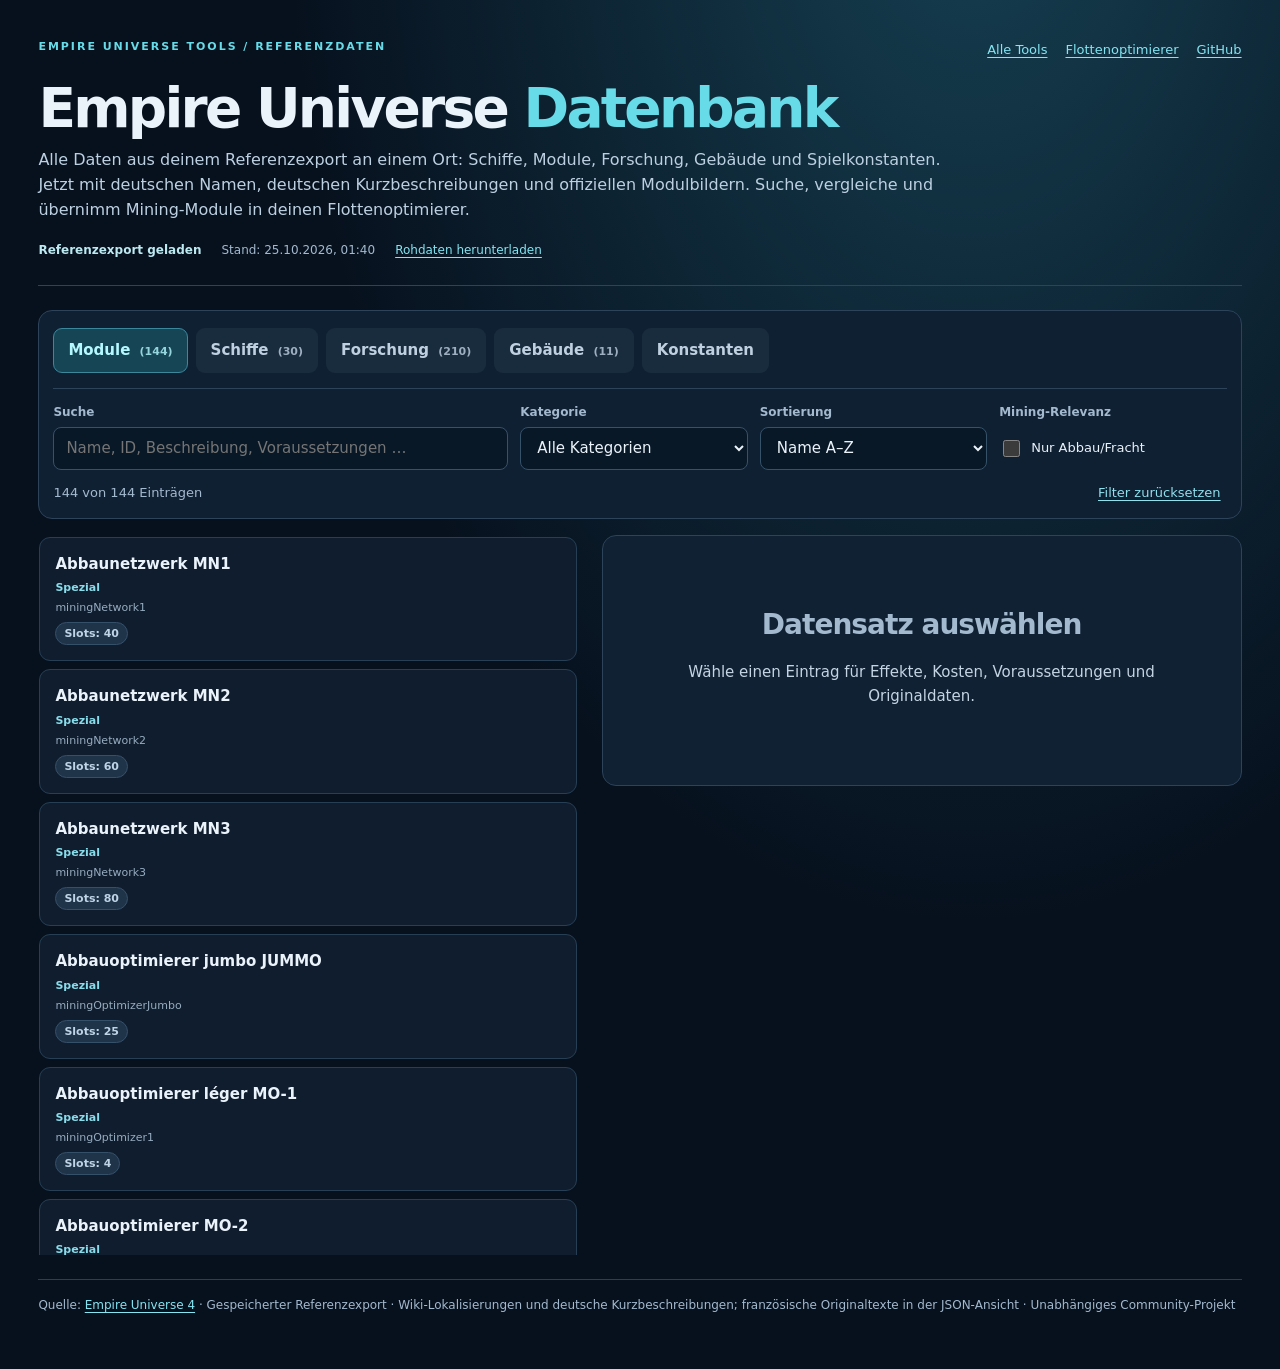
<file: datenbank/index.html>
<!doctype html>
<html lang="de">
<head>
  <meta charset="utf-8">
  <meta name="viewport" content="width=device-width, initial-scale=1">
  <meta name="color-scheme" content="dark">
  <title>Empire Universe Datenbank – Schiffe, Module, Forschung und Gebäude</title>
  <meta name="description" content="Durchsuchbare Empire Universe 4 Spieldatenbank mit Schiffen, Modulen, Gebäuden, Forschung, Kosten, Voraussetzungen und Mining-Daten.">
  <meta property="og:title" content="Empire Universe 4 – Datenbank">
  <meta property="og:description" content="144 Module, 30 Schiffe, Gebäude, Forschung und Spielkonstanten durchsuchen.">
  <meta property="og:locale" content="de_DE">
  <link rel="canonical" href="https://kejith.github.io/empire-universe-tools/datenbank/">
  <link rel="stylesheet" href="./style.css">
  <script defer src="./lokalisierung-de.js"></script>
  <script defer src="./app.js"></script>
</head>
<body>
  <a class="skip" href="#results">Zu den Ergebnissen springen</a>
  <div class="wrap">
    <header class="mast">
      <div class="eyebrow">EMPIRE UNIVERSE TOOLS / REFERENZDATEN</div>
      <nav class="topnav" aria-label="Werkzeuge">
        <a href="../">Alle Tools</a>
        <a href="../asteroiden-mining-flottenoptimierer/">Flottenoptimierer</a>
        <a href="https://github.com/kejith/empire-universe-tools" target="_blank" rel="noopener noreferrer">GitHub</a>
      </nav>
      <h1>Empire Universe <span>Datenbank</span></h1>
      <p>Alle Daten aus deinem Referenzexport an einem Ort: Schiffe, Module, Forschung, Gebäude und Spielkonstanten. Jetzt mit deutschen Namen, deutschen Kurzbeschreibungen und offiziellen Modulbildern. Suche, vergleiche und übernimm Mining-Module in deinen Flottenoptimierer.</p>
      <div class="metadata"><span id="datasetStatus" role="status">Lade Referenzdaten …</span><span id="updated">Stand: –</span><a href="./referenzdaten.json" download>Rohdaten herunterladen</a></div>
    </header>

    <section class="toolbar" aria-label="Suchoptionen">
      <div class="category-tabs" role="group" aria-label="Datenkatalog">
        <button type="button" class="tab active" data-catalog="modules">Module <span id="count-modules"></span></button>
        <button type="button" class="tab" data-catalog="ships">Schiffe <span id="count-ships"></span></button>
        <button type="button" class="tab" data-catalog="research">Forschung <span id="count-research"></span></button>
        <button type="button" class="tab" data-catalog="buildings">Gebäude <span id="count-buildings"></span></button>
        <button type="button" class="tab" data-catalog="constants">Konstanten</button>
      </div>
      <div class="filterrow">
        <div class="field search"><label for="search">Suche</label><input id="search" type="search" placeholder="Name, ID, Beschreibung, Voraussetzungen …" autocomplete="off"></div>
        <div class="field"><label for="kind">Kategorie</label><select id="kind"><option value="">Alle Kategorien</option></select></div>
        <div class="field"><label for="order">Sortierung</label><select id="order"><option value="name">Name A–Z</option><option value="slots">Slots aufsteigend</option><option value="power">Extraktion absteigend</option><option value="cargo">Fracht absteigend</option></select></div>
        <div class="field mining"><label for="miningOnly">Mining-Relevanz</label><label class="check"><input id="miningOnly" type="checkbox"> Nur Abbau/Fracht</label></div>
      </div>
      <div class="result-info"><span id="summary">–</span><button id="clearFilters" type="button" class="text-btn">Filter zurücksetzen</button></div>
    </section>

    <main class="columns">
      <section class="results" aria-label="Datensätze">
        <div id="results" class="cards" aria-live="polite"></div>
        <p id="empty" class="empty" hidden>Keine passenden Datensätze gefunden.</p>
      </section>
      <aside class="details" id="details" aria-label="Details zum Datensatz">
        <div class="placeholder"><h2>Datensatz auswählen</h2><p>Wähle einen Eintrag, um Werte, Baukosten, Voraussetzungen und Rohdaten zu sehen.</p></div>
      </aside>
    </main>
    <footer>Quelle: <a href="https://www.empire-universe.com/" target="_blank" rel="noopener noreferrer">Empire Universe 4</a> · Gespeicherter Referenzexport · Wiki-Lokalisierungen und deutsche Kurzbeschreibungen; französische Originaltexte in der JSON-Ansicht · Unabhängiges Community-Projekt</footer>
  </div>
</body>
</html>
</file>
<file: datenbank/style.css>
:root{color-scheme:dark;--bg:#07111e;--panel:#101d2e;--card:#142438;--line:#2c435a;--text:#eaf2fa;--muted:#a3b9ce;--accent:#67dce8;--positive:#6de5b5}
*{box-sizing:border-box}
html{scroll-behavior:smooth}
body{background:radial-gradient(ellipse at 76% -160px,#164052 0,transparent 50%),var(--bg);color:var(--text);font:15px/1.55 system-ui,-apple-system,BlinkMacSystemFont,"Segoe UI",sans-serif;margin:0;min-height:100vh}
button,input,select{font:inherit}
a{color:#85e4f1;text-decoration-thickness:1px;text-underline-offset:3px}
a:hover{color:#c1f8fc}
button{cursor:pointer}
button:focus-visible,a:focus-visible,input:focus-visible,select:focus-visible{outline:2px solid var(--accent);outline-offset:3px}
.skip{position:absolute;left:-9999px}.skip:focus{left:15px;top:15px;background:#122e42;z-index:100;padding:12px}
.wrap{max-width:1440px;margin:auto;padding:clamp(18px,3vw,46px)}
.mast{border-bottom:1px solid var(--line);padding-bottom:26px;margin-bottom:24px}
.eyebrow{font-size:11px;letter-spacing:.18em;color:var(--accent);font-weight:800}
.topnav{display:flex;gap:18px;justify-content:flex-end;flex-wrap:wrap;font-size:13px;margin-top:-15px}
h1{font-size:clamp(33px,4.3vw,56px);letter-spacing:-.05em;line-height:1.1;margin:17px 0 8px}
h1 span{color:var(--accent)}
.mast p{max-width:920px;color:#bdd0e2;font-size:16px;margin:10px 0 18px}
.metadata{display:flex;gap:10px 20px;flex-wrap:wrap;font-size:12px;color:var(--muted)}
.metadata span:first-child{font-weight:700;color:#bde9f1}
.toolbar{background:#102033;border:1px solid var(--line);border-radius:14px;padding:14px;margin-bottom:16px}
.category-tabs{display:flex;gap:8px;flex-wrap:wrap;padding:3px 0 15px;border-bottom:1px solid var(--line)}
.tab{padding:10px 14px;color:#bfd0e1;background:#192c3e;border:1px solid transparent;border-radius:9px;font-weight:700;min-width:90px}
.tab.active{background:#164656;color:#b5f8ff;border-color:#3c879c}
.tab:hover{border-color:#5598ad}
.tab span{opacity:.8;font-size:11px;margin-left:4px}
.filterrow{display:grid;grid-template-columns:minmax(180px,2fr) repeat(2,minmax(140px,1fr)) minmax(145px,1fr);gap:12px;margin-top:14px;align-items:end}
.field{min-width:0}
.field>label:first-child{display:block;font-size:12px;color:var(--muted);margin-bottom:5px;font-weight:700}
.field input[type=search],.field select{width:100%;min-width:0;background:#091827;color:var(--text);border:1px solid #355269;border-radius:8px;padding:10px 12px;height:43px}
.check{min-height:43px;display:flex;align-items:center;gap:8px;font-size:13px}
.check input{accent-color:#2aa0b6;width:17px;height:17px}
.result-info{display:flex;justify-content:space-between;gap:10px;align-items:center;margin-top:12px;color:var(--muted);font-size:13px}
.text-btn{background:transparent;border:0;color:#8ee0ed;text-decoration:underline;text-underline-offset:3px}
.columns{display:grid;grid-template-columns:minmax(330px,.92fr) minmax(400px,1.08fr);gap:18px;align-items:start}
.cards{display:grid;gap:8px;max-height:calc(100vh - 180px);overflow:auto;padding:2px 7px 2px 1px}
.result-card{display:grid;grid-template-columns:1fr auto;gap:6px 12px;text-align:left;width:100%;background:var(--panel);border:1px solid #263f54;color:var(--text);border-radius:11px;padding:15px;min-width:0;transition:border-color .1s,background .1s}
.result-card:hover{background:#173147;border-color:#377488}
.result-card.selected{background:#103648;border-color:var(--accent)}
.item-name{font-weight:800;font-size:15px;overflow-wrap:anywhere}
.item-code{font-size:11px;color:#96acbf;overflow-wrap:anywhere}
.item-type{font-size:11px;color:#89ddeb;font-weight:700}
.item-stats{display:flex;gap:7px;flex-wrap:wrap;grid-column:1/-1}
.chip{background:#203449;color:#bfd4e7;border:1px solid #355069;padding:2px 8px;border-radius:99px;font-size:11px;font-weight:600}
.chip.good{color:#a0eed1;border-color:#28745a;background:#173c34}
.details{position:sticky;top:16px;min-width:0;border:1px solid var(--line);background:#0f2133;border-radius:14px;padding:22px;max-height:calc(100vh - 40px);overflow-y:auto;overflow-wrap:anywhere}
.placeholder,.empty{text-align:center;color:var(--muted);padding:40px 12px}
.details h2{font-size:clamp(21px,2.8vw,28px);letter-spacing:-.035em;margin:5px 0 9px}
.details h3{font-size:13px;letter-spacing:.02em;text-transform:uppercase;margin:20px 0 9px;color:#8edfec}
.details p{color:#c5d4e4}
.details .summary{display:flex;gap:10px;align-items:start}
.details .summary img{height:72px;width:72px;object-fit:contain;border-radius:9px;background:#152a40}
.details .lead{font-size:14px;line-height:1.65}
.kv{display:grid;grid-template-columns:minmax(110px,38%) 1fr;gap:7px 12px;font-size:13px}
.kv dt{color:var(--muted)}.kv dd{margin:0;min-width:0;overflow-wrap:anywhere}
.plain-list{list-style:none;margin:0;padding:0;display:grid;gap:5px}
.plain-list li{display:flex;justify-content:space-between;gap:12px;align-items:baseline;padding:6px 8px;background:#192e42;border-radius:6px;font-size:13px}
.subtle{color:var(--muted)}
.primary-link{display:inline-block;background:#087f96;color:white;text-decoration:none;border-radius:9px;padding:10px 13px;font-weight:700;margin:12px 0}
.primary-link:hover{background:#0a9db8;color:#fff}
.source-link{display:inline-block;font-size:12px;margin:8px 0}
pre{border:1px solid #2d4559;border-radius:8px;background:#081522;color:#bdcede;padding:11px;white-space:pre-wrap;overflow-wrap:anywhere;max-height:220px;overflow:auto;font:11px/1.45 ui-monospace,SFMono-Regular,Consolas,monospace}
details summary{cursor:pointer;color:#8adae7;font-weight:650}
footer{font-size:12px;color:var(--muted);border-top:1px solid #293f54;margin-top:24px;padding:16px 0}
@media(max-width:1000px){.columns{grid-template-columns:1fr}.cards{max-height:none;grid-template-columns:repeat(2,minmax(0,1fr));overflow:visible}.details{position:static;max-height:none}.filterrow{grid-template-columns:repeat(2,minmax(0,1fr))}.topnav{margin:18px 0 0;justify-content:flex-start}}
@media(max-width:590px){.wrap{padding:15px}.cards{grid-template-columns:1fr}.toolbar,.details{padding:14px}.filterrow{grid-template-columns:1fr}.tab{flex:1 1 auto;min-width:0;padding:8px;font-size:12px}.kv{grid-template-columns:1fr}.kv dd{padding-bottom:7px;border-bottom:1px solid #253a4e}.mast p{font-size:14px}}
@media(prefers-reduced-motion:reduce){html{scroll-behavior:auto}.result-card{transition:none}}


/* Deutsche Katalogkarten mit echten Modul- und Schiffsbildern. */
.result-card{grid-template-columns:minmax(0,1fr);align-items:start}
.card-headings{display:flex;min-width:0;flex-direction:column;gap:3px}
.result-card:has(.card-image){grid-template-columns:66px minmax(0,1fr);gap:7px 12px;min-height:95px}
.result-card:has(.card-image) .card-image{grid-column:1;grid-row:1/3}
.card-image{width:66px;height:66px;border-radius:9px;object-fit:contain;background:#172f45;border:1px solid #315269;align-self:center}
.result-card:has(.card-image) .card-headings{grid-column:2;grid-row:1}
.result-card:has(.card-image) .item-stats{grid-column:2;grid-row:2}
.item-stats{grid-column:1/-1}
.i18n-note{font-size:11px!important;color:#99b4c9!important;border-left:2px solid #2e7b86;padding-left:10px;margin:8px 0!important}
.details .summary img{object-fit:contain;border:1px solid #38566d;background:#182e45}
@media(max-width:590px){.result-card:has(.card-image){grid-template-columns:58px minmax(0,1fr)}.card-image{width:58px;height:58px}}
</file>
